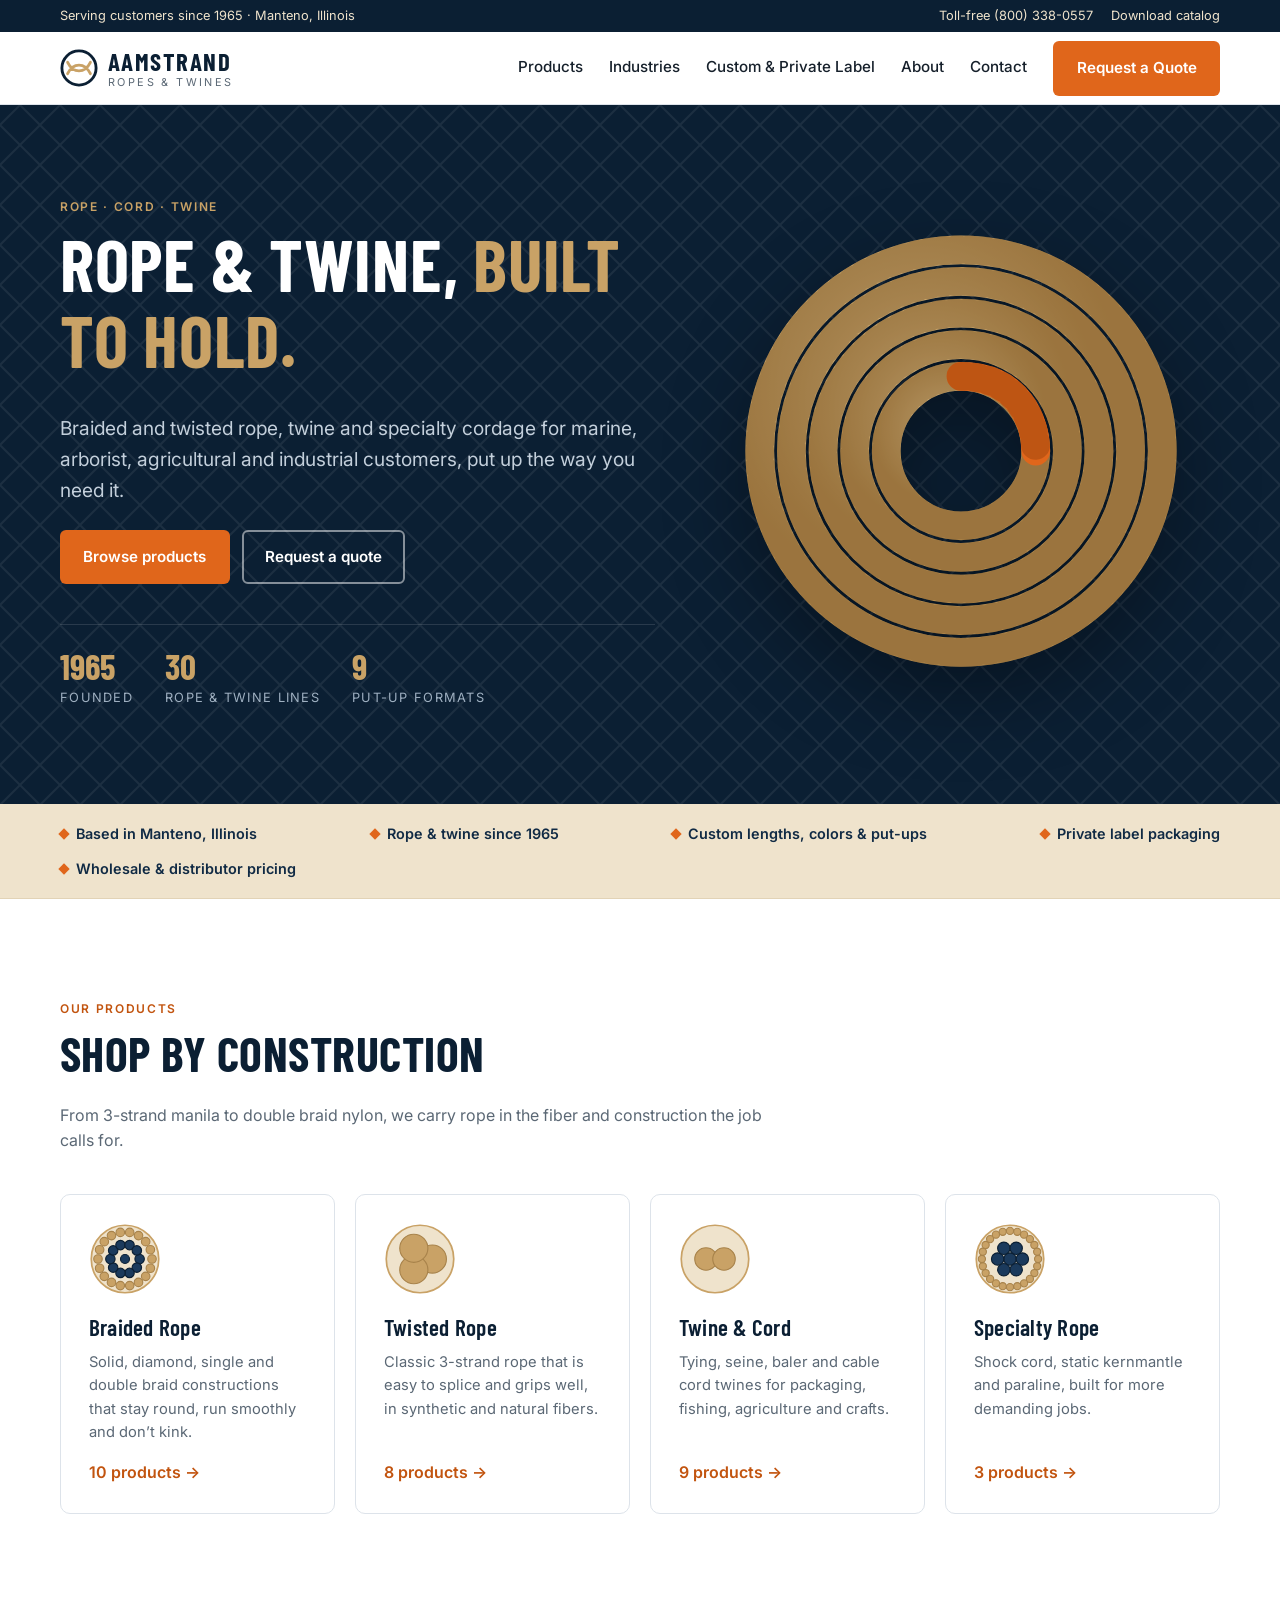
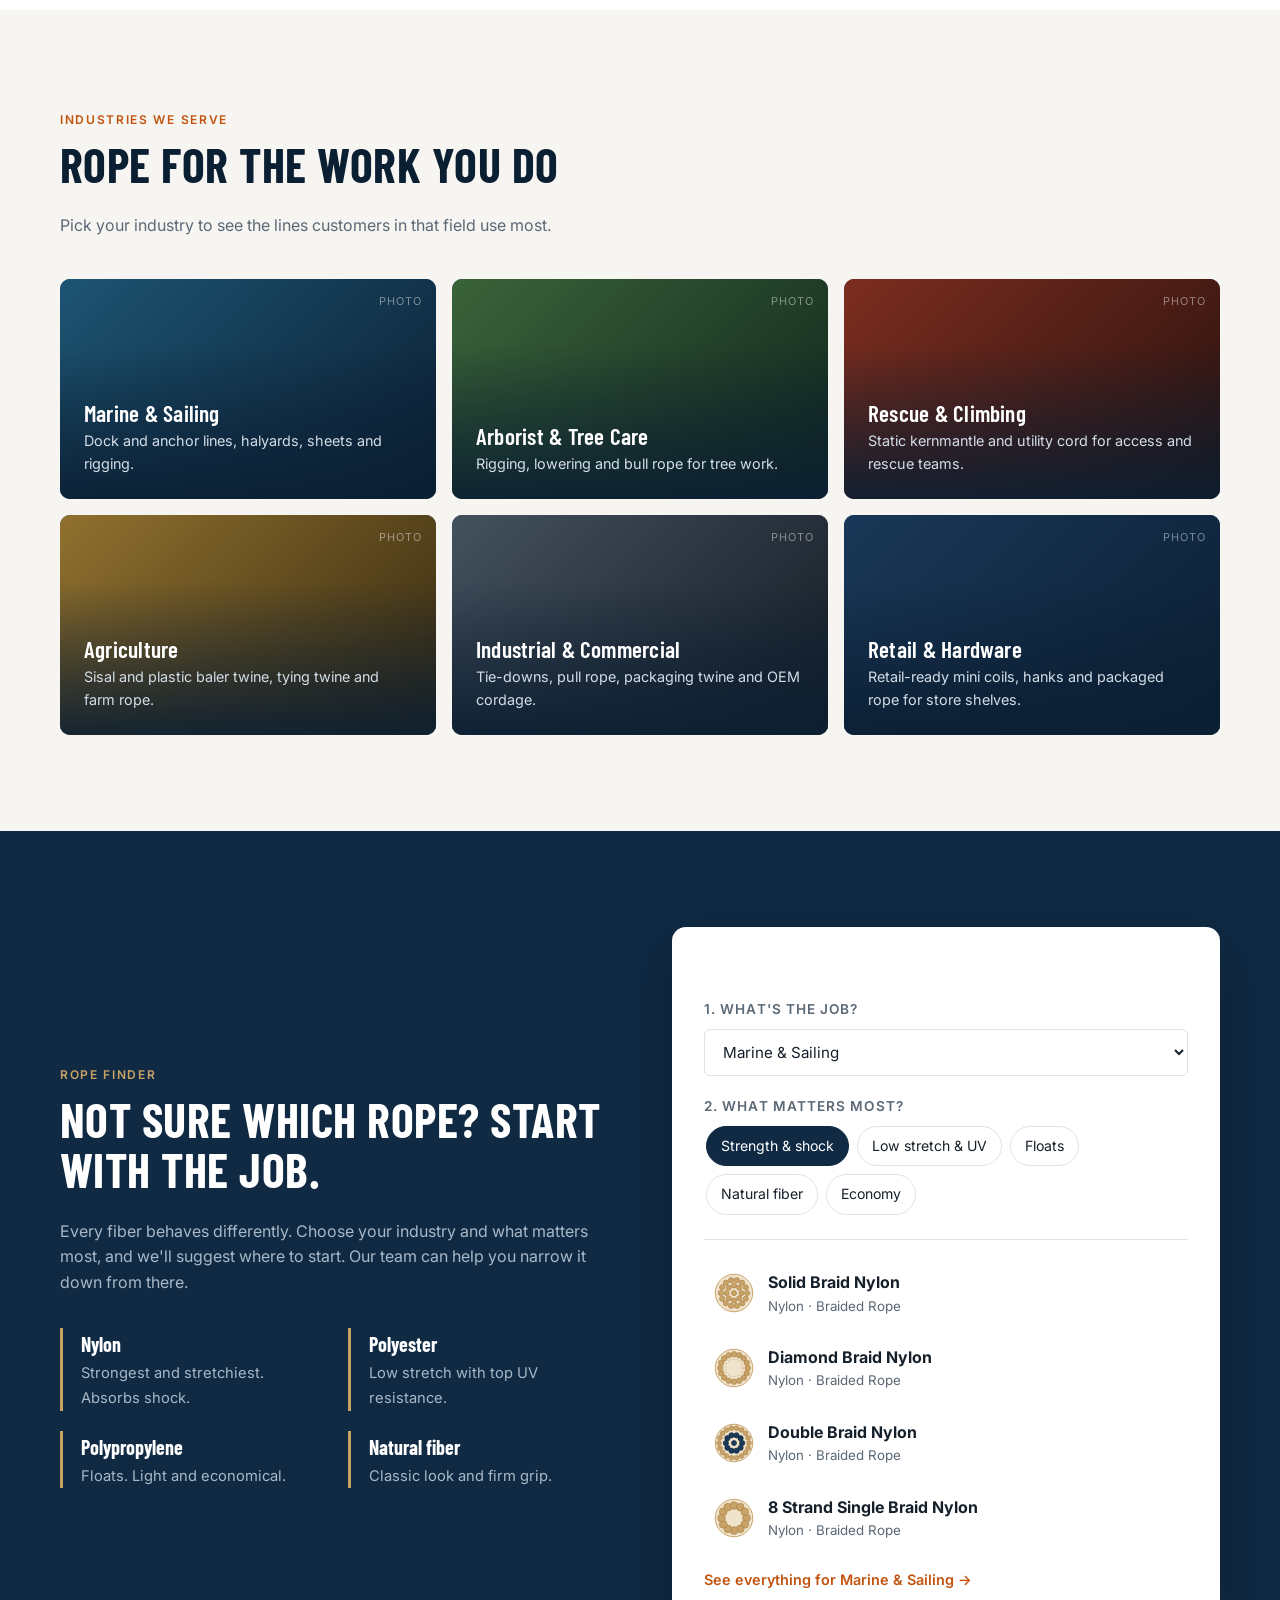
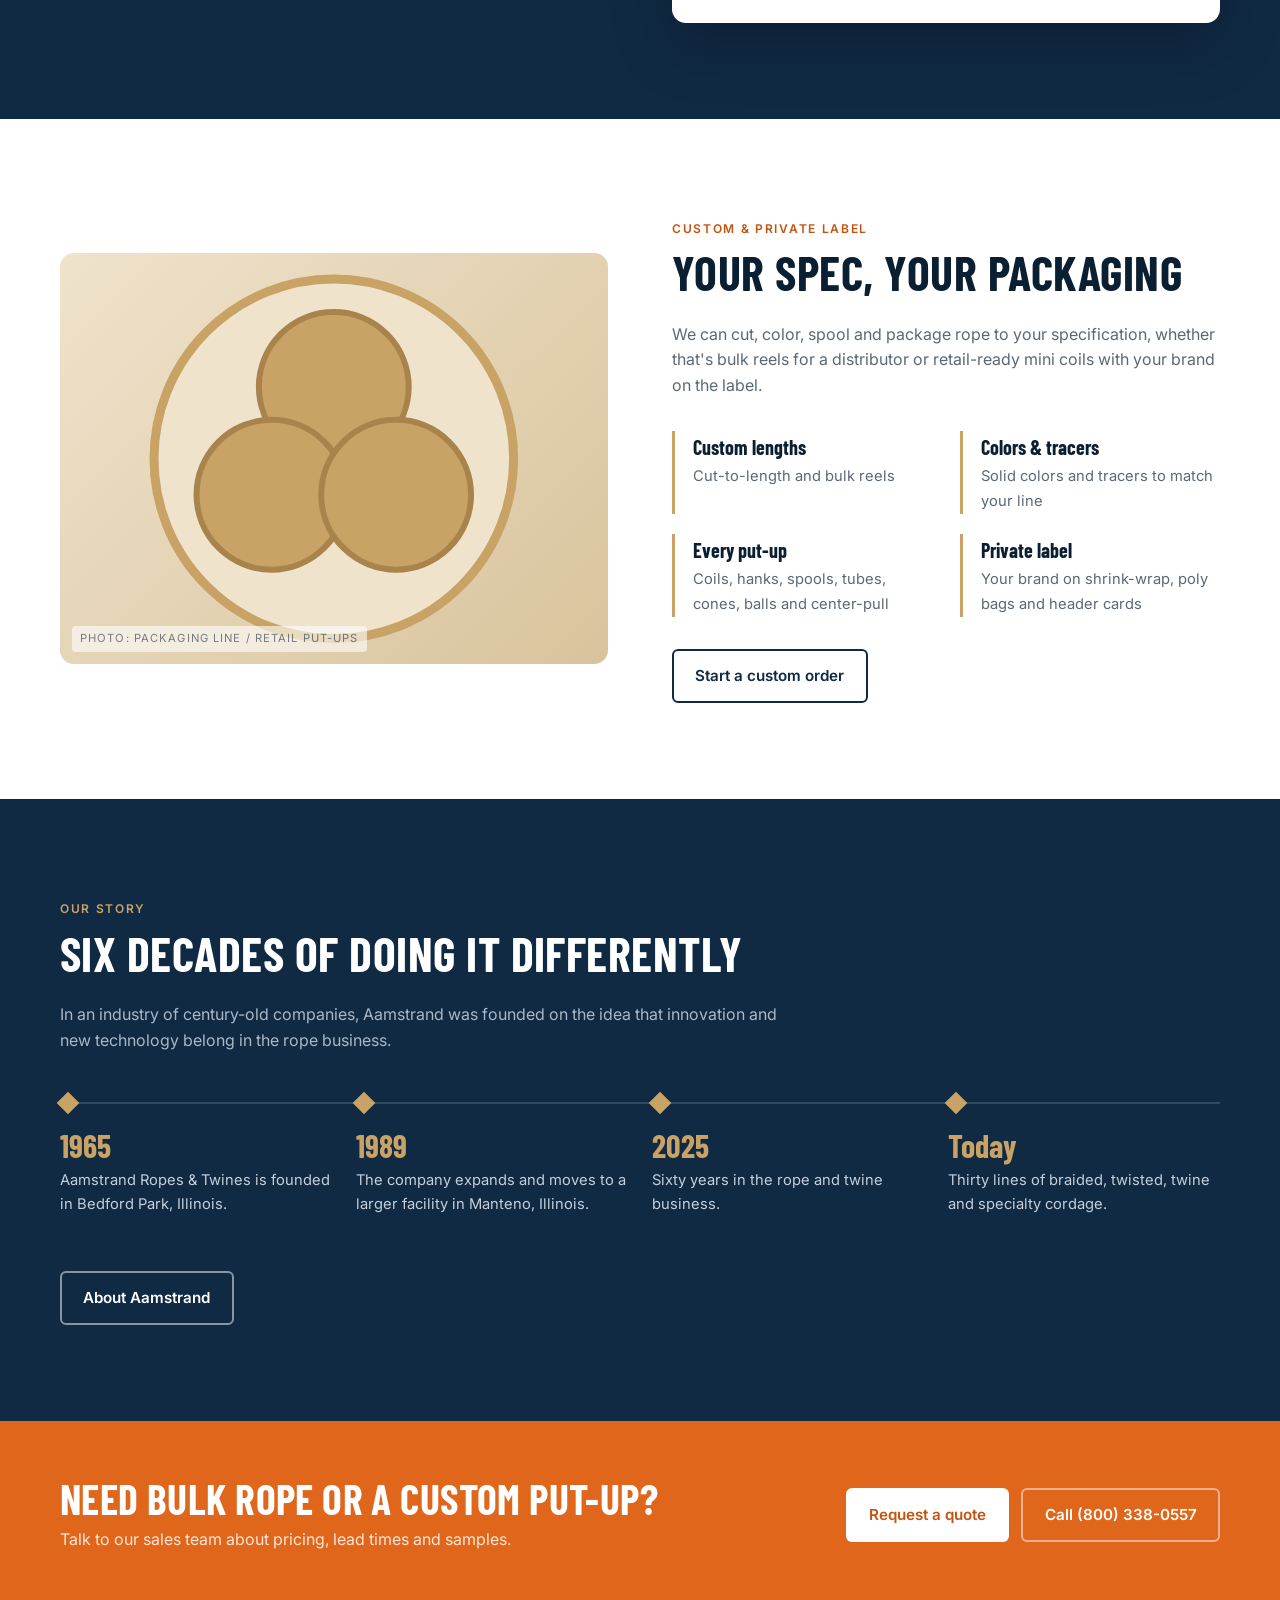
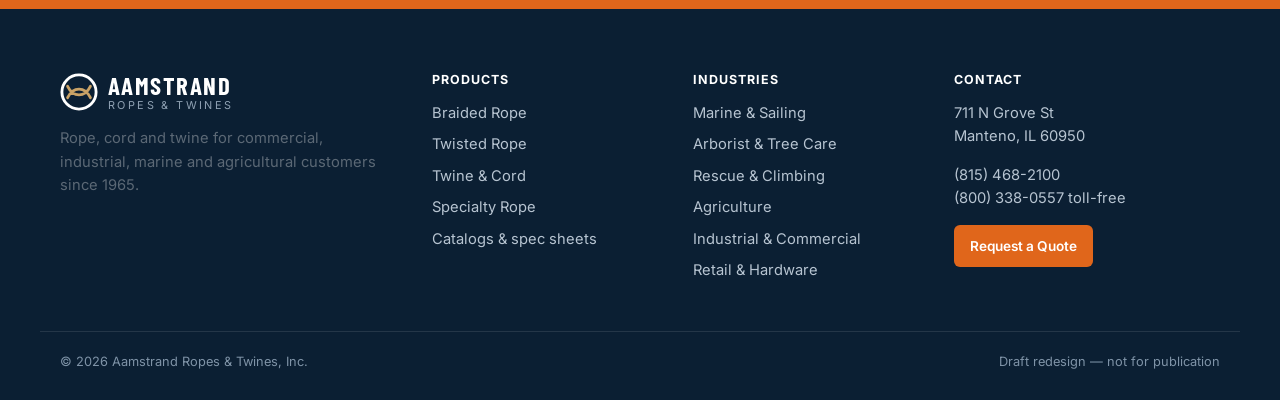
<file: index.html>
<!doctype html>
<html lang="en">
<head>
  <meta charset="utf-8">
  <meta name="viewport" content="width=device-width, initial-scale=1">
  <title>Aamstrand Ropes &amp; Twines | Rope, Cord &amp; Twine Since 1965</title>
  <meta name="description" content="Aamstrand Ropes & Twines has supplied braided rope, twisted rope, twine and specialty cordage since 1965, with custom put-ups and private label packaging.">
  <link rel="preconnect" href="https://fonts.googleapis.com">
  <link rel="preconnect" href="https://fonts.gstatic.com" crossorigin>
  <link href="https://fonts.googleapis.com/css2?family=Barlow+Condensed:wght@500;600;700&family=Inter:wght@400;500;600;700&display=swap" rel="stylesheet">
  <link rel="stylesheet" href="assets/css/styles.css">
</head>
<body data-page="home">
  <a class="skip" href="#main">Skip to content</a>
  <header id="site-header"></header>

  <main id="main">
    <!-- Hero -->
    <section class="hero">
      <div class="wrap">
        <div>
          <span class="eyebrow" style="color:var(--hemp)">Rope · Cord · Twine</span>
          <h1>Rope &amp; twine, <em>built to hold.</em></h1>
          <p class="lead">Braided and twisted rope, twine and specialty cordage for marine, arborist, agricultural and industrial customers, put up the way you need it.</p>
          <div class="btn-row">
            <a class="btn btn-accent" href="products.html">Browse products</a>
            <a class="btn btn-light" href="contact.html#quote">Request a quote</a>
          </div>
          <div class="hero-stats">
            <div><strong>1965</strong><span>Founded</span></div>
            <div><strong>30</strong><span>Rope &amp; twine lines</span></div>
            <div><strong>9</strong><span>Put-up formats</span></div>
          </div>
        </div>
        <!-- Placeholder illustration until product photography is available -->
        <svg class="hero-coil" viewBox="0 0 320 320" aria-hidden="true">
          <defs>
            <radialGradient id="g" cx="40%" cy="35%"><stop offset="0" stop-color="#e7cc98"/><stop offset="1" stop-color="#b48a4d"/></radialGradient>
          </defs>
          <g fill="none" stroke-linecap="round">
            <g stroke="url(#g)" stroke-width="20">
              <circle cx="160" cy="160" r="140"/><circle cx="160" cy="160" r="118"/><circle cx="160" cy="160" r="96"/>
              <circle cx="160" cy="160" r="74"/><circle cx="160" cy="160" r="52"/>
            </g>
            <g stroke="#7d5b2c" stroke-width="20" stroke-dasharray="2.5 7" opacity=".45">
              <circle cx="160" cy="160" r="140"/><circle cx="160" cy="160" r="118"/><circle cx="160" cy="160" r="96"/>
              <circle cx="160" cy="160" r="74"/><circle cx="160" cy="160" r="52"/>
            </g>
            <path d="M160 108 C 200 108, 212 140, 212 160" stroke="#e0661b" stroke-width="20"/>
            <path d="M160 108 C 200 108, 212 140, 212 160" stroke="#9e440c" stroke-width="20" stroke-dasharray="2.5 7" opacity=".5"/>
          </g>
        </svg>
      </div>
    </section>

    <!-- Trust strip -->
    <div class="trust"><div class="wrap"><ul>
      <li>Based in Manteno, Illinois</li>
      <li>Rope &amp; twine since 1965</li>
      <li>Custom lengths, colors &amp; put-ups</li>
      <li>Private label packaging</li>
      <li>Wholesale &amp; distributor pricing</li>
    </ul></div></div>

    <!-- Shop by construction -->
    <section class="section">
      <div class="wrap">
        <div class="section-head">
          <span class="eyebrow">Our products</span>
          <h2>Shop by construction</h2>
          <p class="muted">From 3-strand manila to double braid nylon, we carry rope in the fiber and construction the job calls for.</p>
        </div>
        <div class="cat-grid" id="category-tiles"></div>
      </div>
    </section>

    <!-- Industries -->
    <section class="section section-alt" id="industries">
      <div class="wrap">
        <div class="section-head">
          <span class="eyebrow">Industries we serve</span>
          <h2>Rope for the work you do</h2>
          <p class="muted">Pick your industry to see the lines customers in that field use most.</p>
        </div>
        <div class="industry-grid">
          <a class="industry" href="products.html?use=marine" style="--bg:linear-gradient(135deg,#1f5a7a,#0b1f33)"><span class="ph">Photo</span>
            <h3>Marine &amp; Sailing</h3><p>Dock and anchor lines, halyards, sheets and rigging.</p></a>
          <a class="industry" href="products.html?use=arborist" style="--bg:linear-gradient(135deg,#3f6b3a,#12261a)"><span class="ph">Photo</span>
            <h3>Arborist &amp; Tree Care</h3><p>Rigging, lowering and bull rope for tree work.</p></a>
          <a class="industry" href="products.html?use=rescue" style="--bg:linear-gradient(135deg,#8a2f1d,#2a0f0a)"><span class="ph">Photo</span>
            <h3>Rescue &amp; Climbing</h3><p>Static kernmantle and utility cord for access and rescue teams.</p></a>
          <a class="industry" href="products.html?use=agriculture" style="--bg:linear-gradient(135deg,#a07a2e,#3a2a0c)"><span class="ph">Photo</span>
            <h3>Agriculture</h3><p>Sisal and plastic baler twine, tying twine and farm rope.</p></a>
          <a class="industry" href="products.html?use=industrial" style="--bg:linear-gradient(135deg,#4a5663,#151b22)"><span class="ph">Photo</span>
            <h3>Industrial &amp; Commercial</h3><p>Tie-downs, pull rope, packaging twine and OEM cordage.</p></a>
          <a class="industry" href="products.html?use=retail" style="--bg:linear-gradient(135deg,#1b3a5c,#0b1f33)"><span class="ph">Photo</span>
            <h3>Retail &amp; Hardware</h3><p>Retail-ready mini coils, hanks and packaged rope for store shelves.</p></a>
        </div>
      </div>
    </section>

    <!-- Rope finder -->
    <section class="section section-dark">
      <div class="wrap split">
        <div>
          <span class="eyebrow" style="color:var(--hemp)">Rope finder</span>
          <h2>Not sure which rope? Start with the job.</h2>
          <p class="muted">Every fiber behaves differently. Choose your industry and what matters most, and we'll suggest where to start. Our team can help you narrow it down from there.</p>
          <ul class="cap-list" style="margin-top:2rem">
            <li><strong style="color:#fff">Nylon</strong><span style="color:#a9b8c7">Strongest and stretchiest. Absorbs shock.</span></li>
            <li><strong style="color:#fff">Polyester</strong><span style="color:#a9b8c7">Low stretch with top UV resistance.</span></li>
            <li><strong style="color:#fff">Polypropylene</strong><span style="color:#a9b8c7">Floats. Light and economical.</span></li>
            <li><strong style="color:#fff">Natural fiber</strong><span style="color:#a9b8c7">Classic look and firm grip.</span></li>
          </ul>
        </div>
        <form class="finder" id="finder" onsubmit="return false">
          <h3>Find your rope</h3>
          <label class="q" for="finder-use">1. What's the job?</label>
          <select id="finder-use"></select>
          <span class="q">2. What matters most?</span>
          <fieldset class="chips">
            <legend class="skip">What matters most?</legend>
            <input type="radio" name="priority" id="p1" value="shock" checked><label for="p1">Strength &amp; shock</label>
            <input type="radio" name="priority" id="p2" value="lowstretch"><label for="p2">Low stretch &amp; UV</label>
            <input type="radio" name="priority" id="p3" value="floats"><label for="p3">Floats</label>
            <input type="radio" name="priority" id="p4" value="natural"><label for="p4">Natural fiber</label>
            <input type="radio" name="priority" id="p5" value="budget"><label for="p5">Economy</label>
          </fieldset>
          <div class="finder-results" id="finder-results" aria-live="polite"></div>
        </form>
      </div>
    </section>

    <!-- Custom & private label -->
    <section class="section" id="custom">
      <div class="wrap split">
        <div class="photo-block">
          <svg viewBox="0 0 64 64" class="rope-icon" aria-hidden="true"><circle class="o" cx="32" cy="32" r="30"/><circle class="f" cx="32" cy="20" r="12.5"/><circle class="f" cx="21.6" cy="38" r="12.5"/><circle class="f" cx="42.4" cy="38" r="12.5"/></svg>
          <span class="photo-note">Photo: packaging line / retail put-ups</span>
        </div>
        <div>
          <span class="eyebrow">Custom &amp; private label</span>
          <h2>Your spec, your packaging</h2>
          <p class="muted">We can cut, color, spool and package rope to your specification, whether that's bulk reels for a distributor or retail-ready mini coils with your brand on the label.</p>
          <ul class="cap-list" style="margin:2rem 0">
            <li><strong>Custom lengths</strong><span>Cut-to-length and bulk reels</span></li>
            <li><strong>Colors &amp; tracers</strong><span>Solid colors and tracers to match your line</span></li>
            <li><strong>Every put-up</strong><span>Coils, hanks, spools, tubes, cones, balls and center-pull</span></li>
            <li><strong>Private label</strong><span>Your brand on shrink-wrap, poly bags and header cards</span></li>
          </ul>
          <a class="btn btn-ghost" href="contact.html?product=custom#quote">Start a custom order</a>
        </div>
      </div>
    </section>

    <!-- Heritage -->
    <section class="section section-dark">
      <div class="wrap">
        <div class="section-head">
          <span class="eyebrow" style="color:var(--hemp)">Our story</span>
          <h2>Six decades of doing it differently</h2>
          <p class="muted">In an industry of century-old companies, Aamstrand was founded on the idea that innovation and new technology belong in the rope business.</p>
        </div>
        <div class="timeline">
          <div><strong>1965</strong><p>Aamstrand Ropes &amp; Twines is founded in Bedford Park, Illinois.</p></div>
          <div><strong>1989</strong><p>The company expands and moves to a larger facility in Manteno, Illinois.</p></div>
          <div><strong>2025</strong><p>Sixty years in the rope and twine business.</p></div>
          <div><strong>Today</strong><p>Thirty lines of braided, twisted, twine and specialty cordage.</p></div>
        </div>
        <div class="btn-row" style="margin-top:2.5rem"><a class="btn btn-light" href="about.html">About Aamstrand</a></div>
      </div>
    </section>

    <!-- CTA -->
    <section class="cta-band">
      <div class="wrap">
        <div>
          <h2>Need bulk rope or a custom put-up?</h2>
          <p>Talk to our sales team about pricing, lead times and samples.</p>
        </div>
        <div class="btn-row" style="margin:0">
          <a class="btn btn-white" href="contact.html#quote">Request a quote</a>
          <a class="btn btn-light" href="tel:18003380557">Call (800) 338-0557</a>
        </div>
      </div>
    </section>
  </main>

  <footer id="site-footer"></footer>
  <script src="assets/js/products.js"></script>
  <script src="assets/js/main.js"></script>
</body>
</html>
</file>
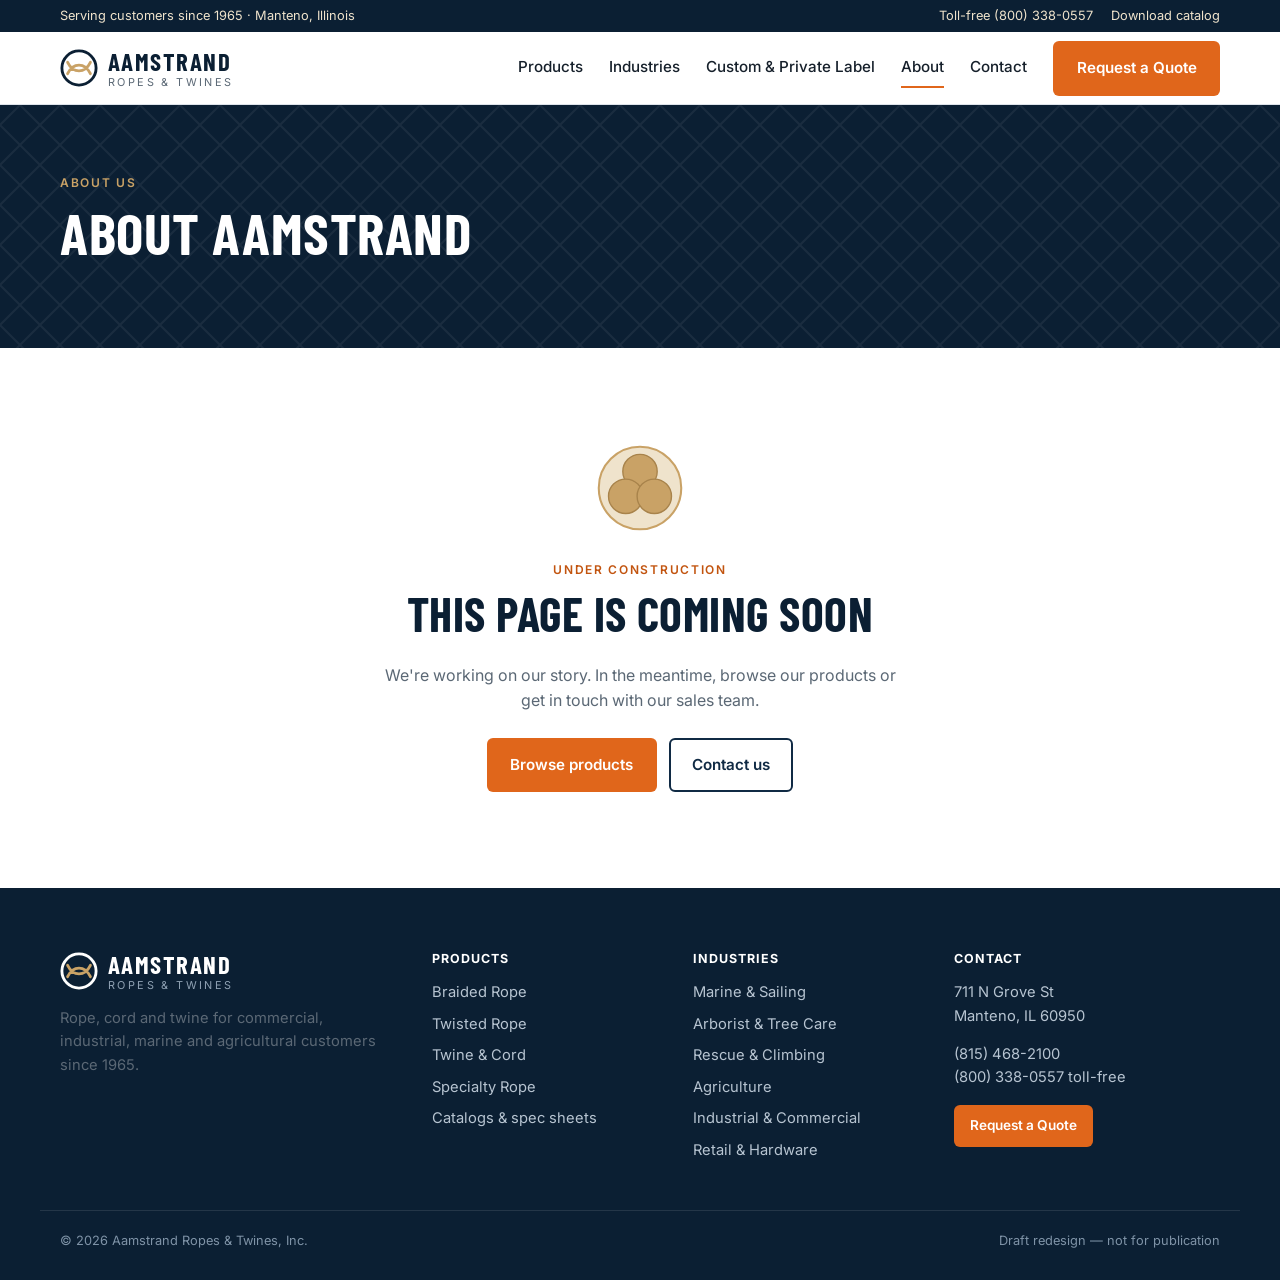
<file: about.html>
<!doctype html>
<html lang="en">
<head>
  <meta charset="utf-8">
  <meta name="viewport" content="width=device-width, initial-scale=1">
  <title>About | Aamstrand Ropes &amp; Twines</title>
  <meta name="description" content="About Aamstrand Ropes & Twines. This page is under construction.">
  <link rel="preconnect" href="https://fonts.googleapis.com">
  <link rel="preconnect" href="https://fonts.gstatic.com" crossorigin>
  <link href="https://fonts.googleapis.com/css2?family=Barlow+Condensed:wght@500;600;700&family=Inter:wght@400;500;600;700&display=swap" rel="stylesheet">
  <link rel="stylesheet" href="assets/css/styles.css">
</head>
<body data-page="about">
  <a class="skip" href="#main">Skip to content</a>
  <header id="site-header"></header>

  <main id="main">
    <section class="page-head"><div class="wrap">
      <span class="eyebrow" style="color:var(--hemp)">About us</span>
      <h1>About Aamstrand</h1>
    </div></section>

    <section class="section">
      <div class="wrap construction">
        <svg viewBox="0 0 64 64" class="rope-icon" aria-hidden="true"><circle class="o" cx="32" cy="32" r="30"/><circle class="f" cx="32" cy="20" r="12.5"/><circle class="f" cx="21.6" cy="38" r="12.5"/><circle class="f" cx="42.4" cy="38" r="12.5"/></svg>
        <span class="eyebrow">Under construction</span>
        <h2>This page is coming soon</h2>
        <p class="muted">We're working on our story. In the meantime, browse our products or get in touch with our sales team.</p>
        <div class="btn-row">
          <a class="btn btn-accent" href="products.html">Browse products</a>
          <a class="btn btn-ghost" href="contact.html">Contact us</a>
        </div>
      </div>
    </section>
  </main>

  <footer id="site-footer"></footer>
  <script src="assets/js/products.js"></script>
  <script src="assets/js/main.js"></script>
</body>
</html>
</file>
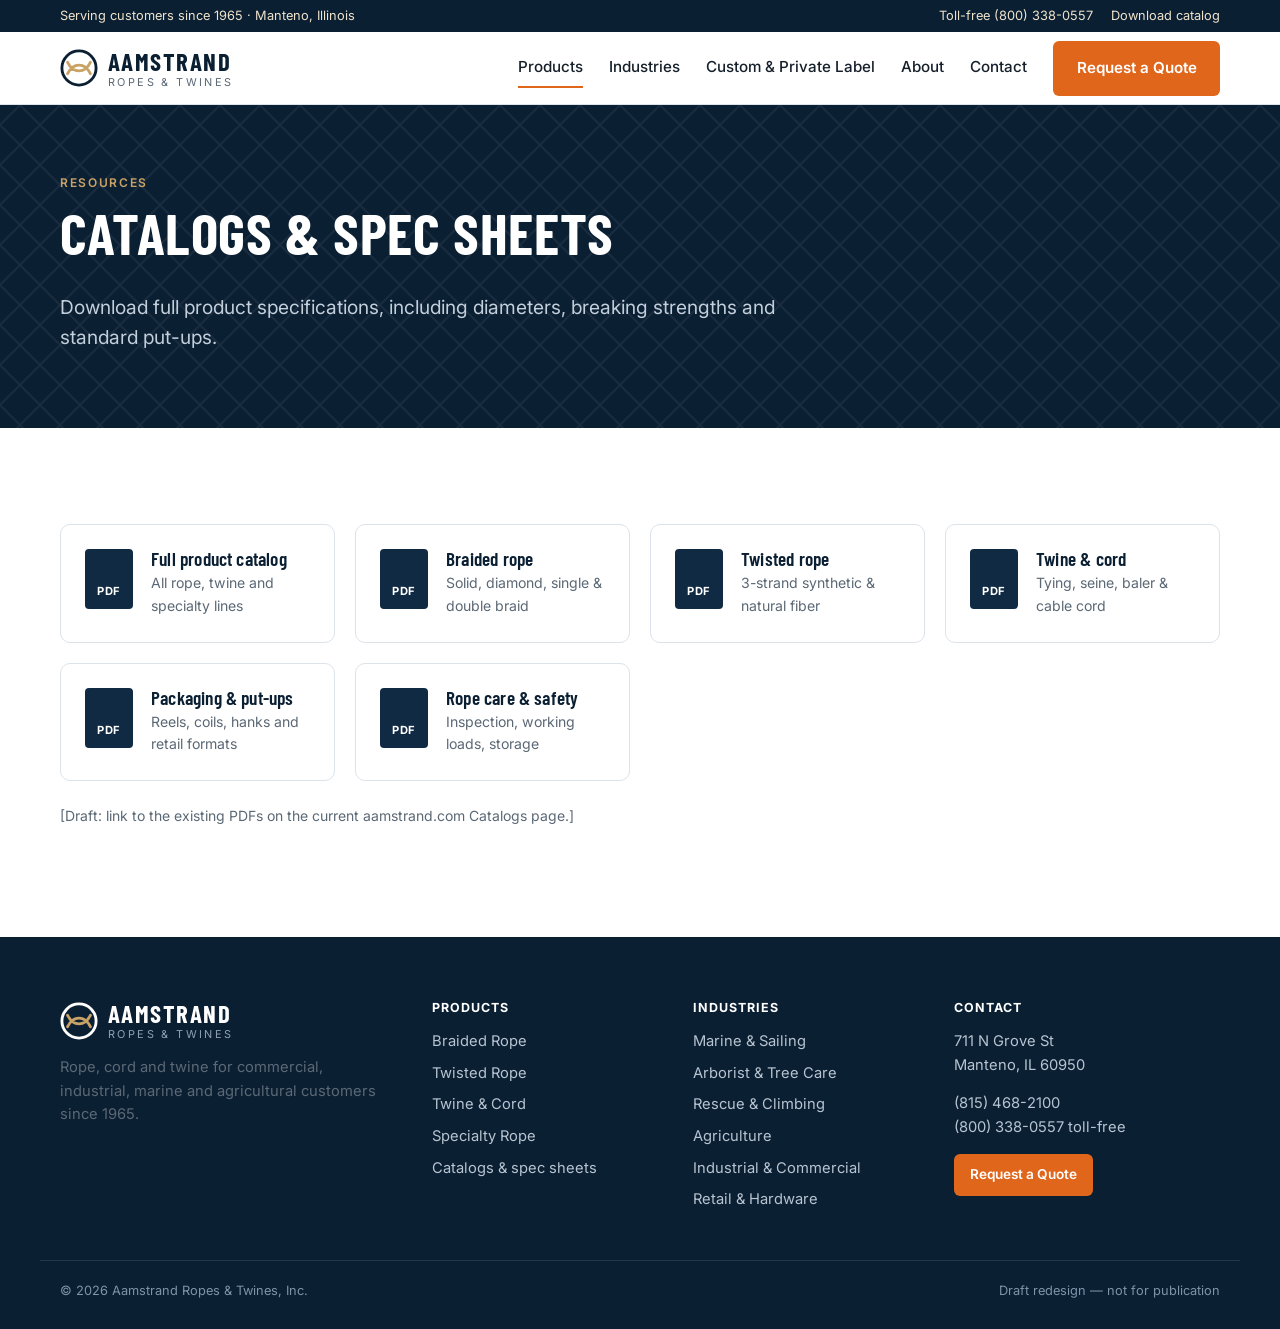
<file: catalogs.html>
<!doctype html>
<html lang="en">
<head>
  <meta charset="utf-8">
  <meta name="viewport" content="width=device-width, initial-scale=1">
  <title>Catalogs &amp; Spec Sheets | Aamstrand Ropes &amp; Twines</title>
  <meta name="description" content="Download Aamstrand product catalogs and specification sheets.">
  <link rel="preconnect" href="https://fonts.googleapis.com">
  <link rel="preconnect" href="https://fonts.gstatic.com" crossorigin>
  <link href="https://fonts.googleapis.com/css2?family=Barlow+Condensed:wght@500;600;700&family=Inter:wght@400;500;600;700&display=swap" rel="stylesheet">
  <link rel="stylesheet" href="assets/css/styles.css">
</head>
<body data-page="products">
  <a class="skip" href="#main">Skip to content</a>
  <header id="site-header"></header>

  <main id="main">
    <section class="page-head"><div class="wrap">
      <span class="eyebrow" style="color:var(--hemp)">Resources</span>
      <h1>Catalogs &amp; spec sheets</h1>
      <p class="lead">Download full product specifications, including diameters, breaking strengths and standard put-ups.</p>
    </div></section>
    <section class="section">
      <div class="wrap">
        <div class="dl-grid">
          <a class="dl" href="#"><span class="pdf">PDF</span><div><h3>Full product catalog</h3><p>All rope, twine and specialty lines</p></div></a>
          <a class="dl" href="#"><span class="pdf">PDF</span><div><h3>Braided rope</h3><p>Solid, diamond, single &amp; double braid</p></div></a>
          <a class="dl" href="#"><span class="pdf">PDF</span><div><h3>Twisted rope</h3><p>3-strand synthetic &amp; natural fiber</p></div></a>
          <a class="dl" href="#"><span class="pdf">PDF</span><div><h3>Twine &amp; cord</h3><p>Tying, seine, baler &amp; cable cord</p></div></a>
          <a class="dl" href="#"><span class="pdf">PDF</span><div><h3>Packaging &amp; put-ups</h3><p>Reels, coils, hanks and retail formats</p></div></a>
          <a class="dl" href="#"><span class="pdf">PDF</span><div><h3>Rope care &amp; safety</h3><p>Inspection, working loads, storage</p></div></a>
        </div>
        <p class="muted small" style="margin-top:24px">[Draft: link to the existing PDFs on the current aamstrand.com Catalogs page.]</p>
      </div>
    </section>
  </main>

  <footer id="site-footer"></footer>
  <script src="assets/js/products.js"></script>
  <script src="assets/js/main.js"></script>
</body>
</html>
</file>
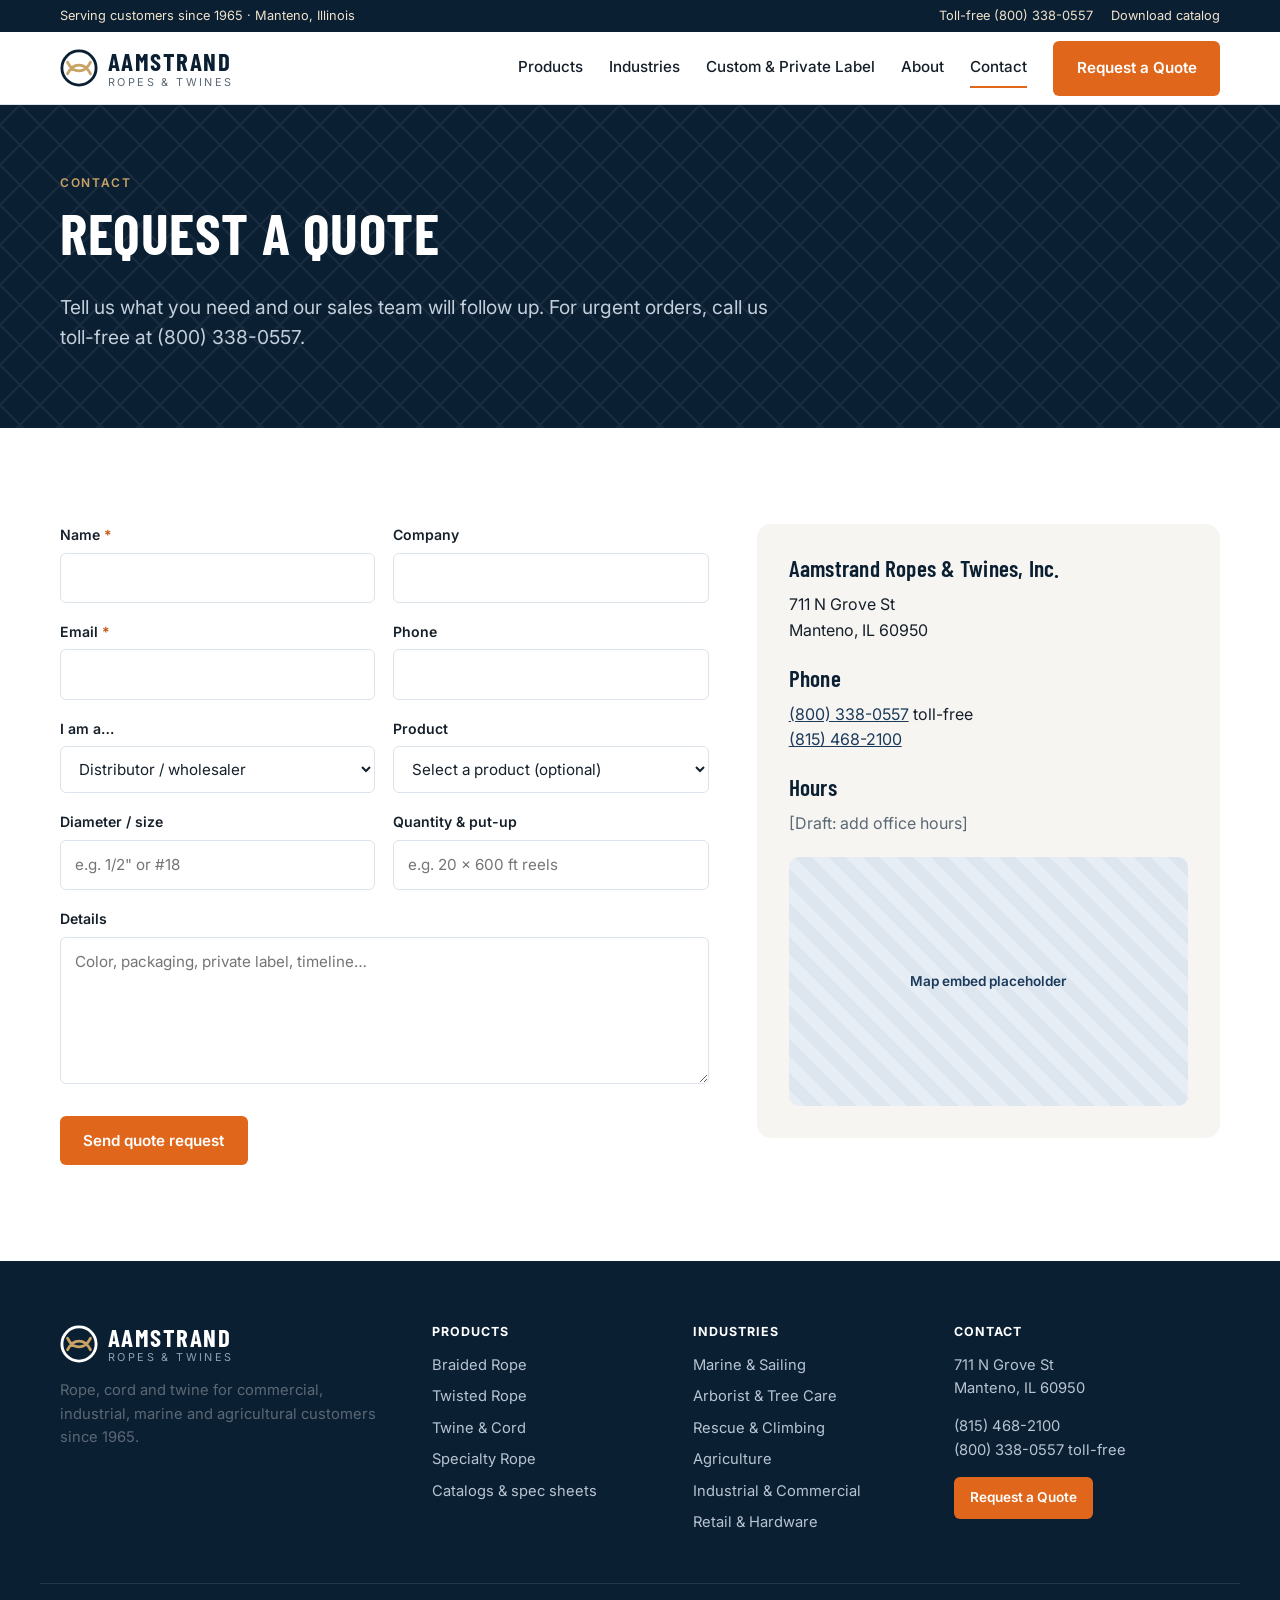
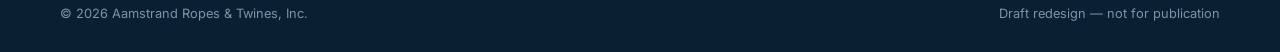
<file: contact.html>
<!doctype html>
<html lang="en">
<head>
  <meta charset="utf-8">
  <meta name="viewport" content="width=device-width, initial-scale=1">
  <title>Contact &amp; Request a Quote | Aamstrand Ropes &amp; Twines</title>
  <meta name="description" content="Contact Aamstrand Ropes & Twines in Manteno, IL. Request a quote on rope, twine, custom put-ups and private label.">
  <link rel="preconnect" href="https://fonts.googleapis.com">
  <link rel="preconnect" href="https://fonts.gstatic.com" crossorigin>
  <link href="https://fonts.googleapis.com/css2?family=Barlow+Condensed:wght@500;600;700&family=Inter:wght@400;500;600;700&display=swap" rel="stylesheet">
  <link rel="stylesheet" href="assets/css/styles.css">
</head>
<body data-page="contact">
  <a class="skip" href="#main">Skip to content</a>
  <header id="site-header"></header>

  <main id="main">
    <section class="page-head"><div class="wrap">
      <span class="eyebrow" style="color:var(--hemp)">Contact</span>
      <h1>Request a quote</h1>
      <p class="lead">Tell us what you need and our sales team will follow up. For urgent orders, call us toll-free at (800) 338-0557.</p>
    </div></section>

    <section class="section" id="quote">
      <div class="wrap contact-grid">
        <form id="quote-form" novalidate>
          <div class="form-grid">
            <div class="field"><label for="q-name">Name <span class="req">*</span></label><input id="q-name" name="name" type="text" autocomplete="name" required></div>
            <div class="field"><label for="q-company">Company</label><input id="q-company" name="company" type="text" autocomplete="organization"></div>
            <div class="field"><label for="q-email">Email <span class="req">*</span></label><input id="q-email" name="email" type="email" autocomplete="email" required></div>
            <div class="field"><label for="q-phone">Phone</label><input id="q-phone" name="phone" type="tel" autocomplete="tel"></div>
            <div class="field"><label for="q-type">I am a…</label>
              <select id="q-type" name="customer_type"><option>Distributor / wholesaler</option><option>Retailer</option><option>Manufacturer / OEM</option><option>End user / business</option><option>Other</option></select></div>
            <div class="field"><label for="q-product">Product</label><select id="q-product" name="product"></select></div>
            <div class="field"><label for="q-size">Diameter / size</label><input id="q-size" name="size" type="text" placeholder="e.g. 1/2&quot; or #18"></div>
            <div class="field"><label for="q-qty">Quantity &amp; put-up</label><input id="q-qty" name="quantity" type="text" placeholder="e.g. 20 x 600 ft reels"></div>
            <div class="field full"><label for="q-msg">Details</label><textarea id="q-msg" name="details" rows="5" placeholder="Color, packaging, private label, timeline…"></textarea></div>
          </div>
          <div class="btn-row"><button class="btn btn-accent" type="submit">Send quote request</button></div>
          <p class="notice" id="quote-thanks" hidden>Thanks! Your email app should open with your request filled in. If it doesn't, email us or call (800) 338-0557.</p>
        </form>

        <aside class="contact-card">
          <h3>Aamstrand Ropes &amp; Twines, Inc.</h3>
          <address>711 N Grove St<br>Manteno, IL 60950</address>
          <h3>Phone</h3>
          <p><a href="tel:18003380557">(800) 338-0557</a> toll-free<br><a href="tel:18154682100">(815) 468-2100</a></p>
          <h3>Hours</h3>
          <p class="muted">[Draft: add office hours]</p>
          <div class="map-ph">Map embed placeholder</div>
        </aside>
      </div>
    </section>
  </main>

  <footer id="site-footer"></footer>
  <script src="assets/js/products.js"></script>
  <script src="assets/js/main.js"></script>
</body>
</html>
</file>
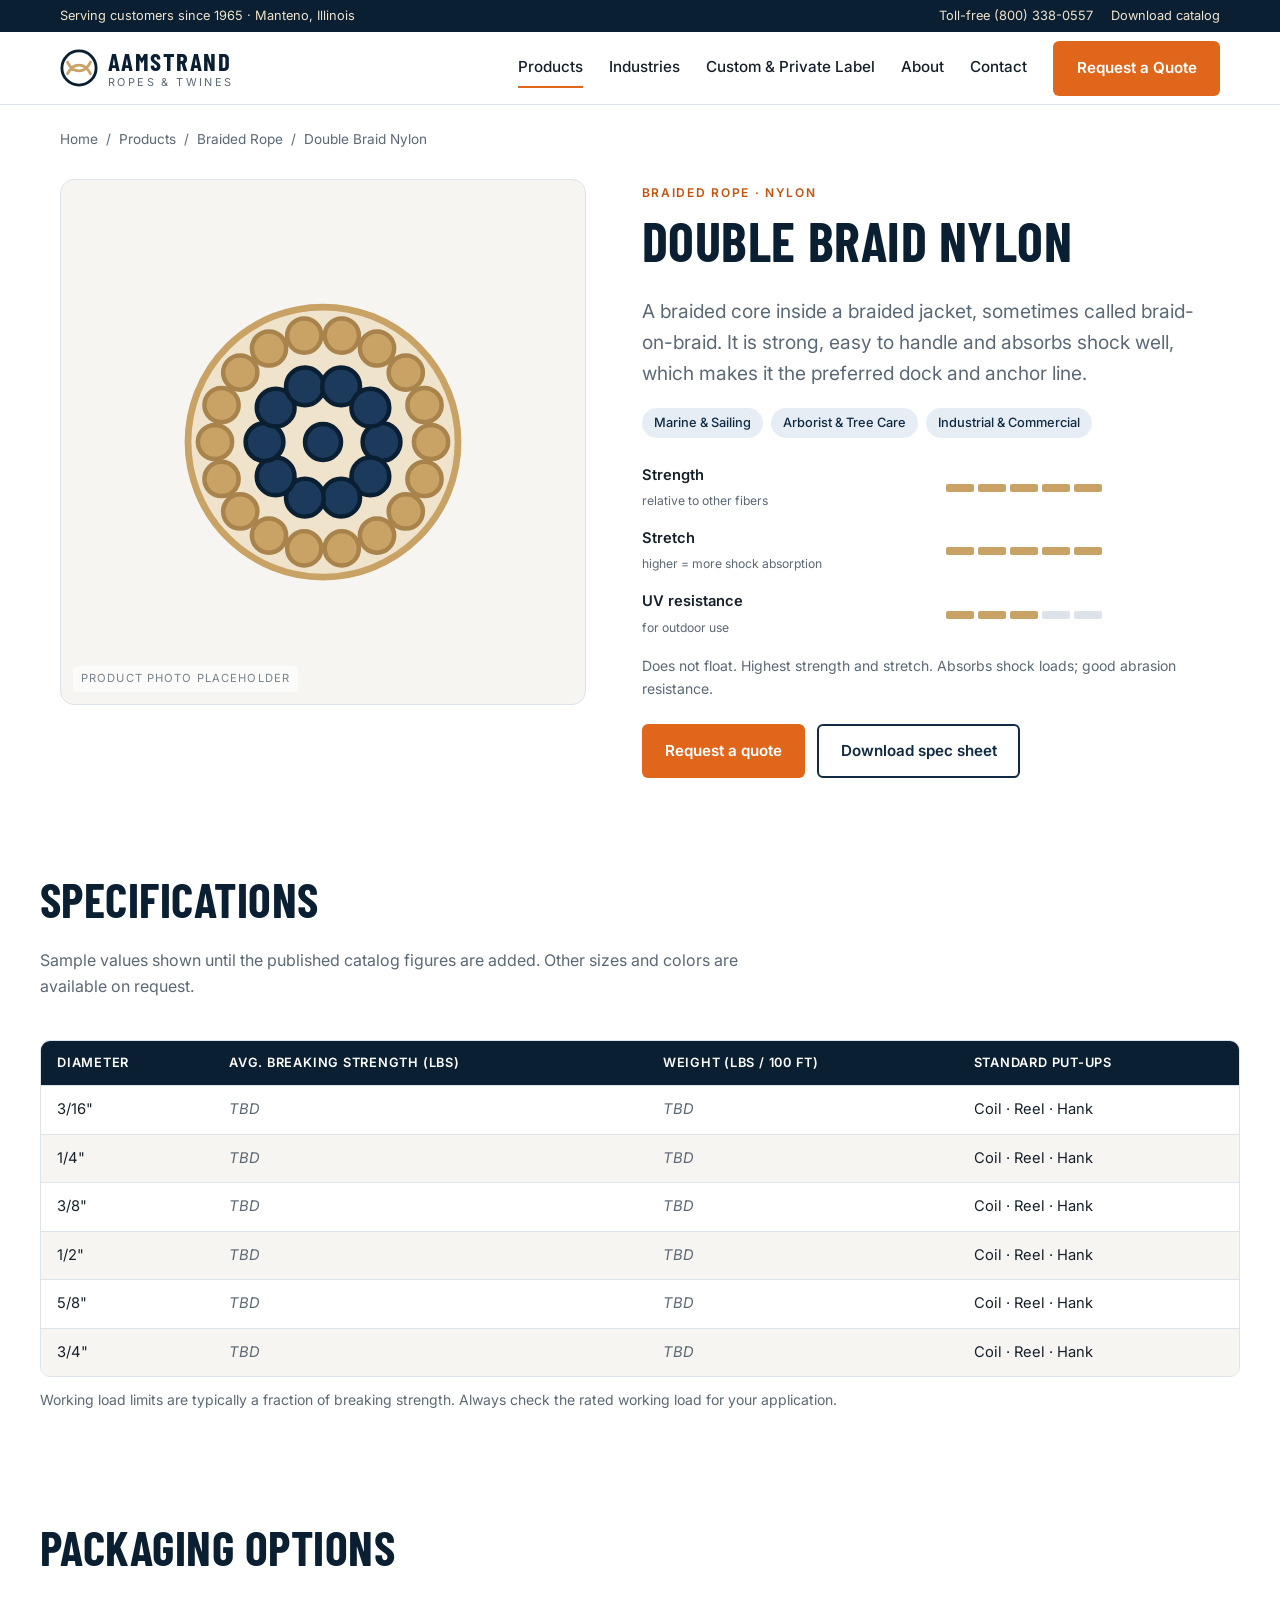
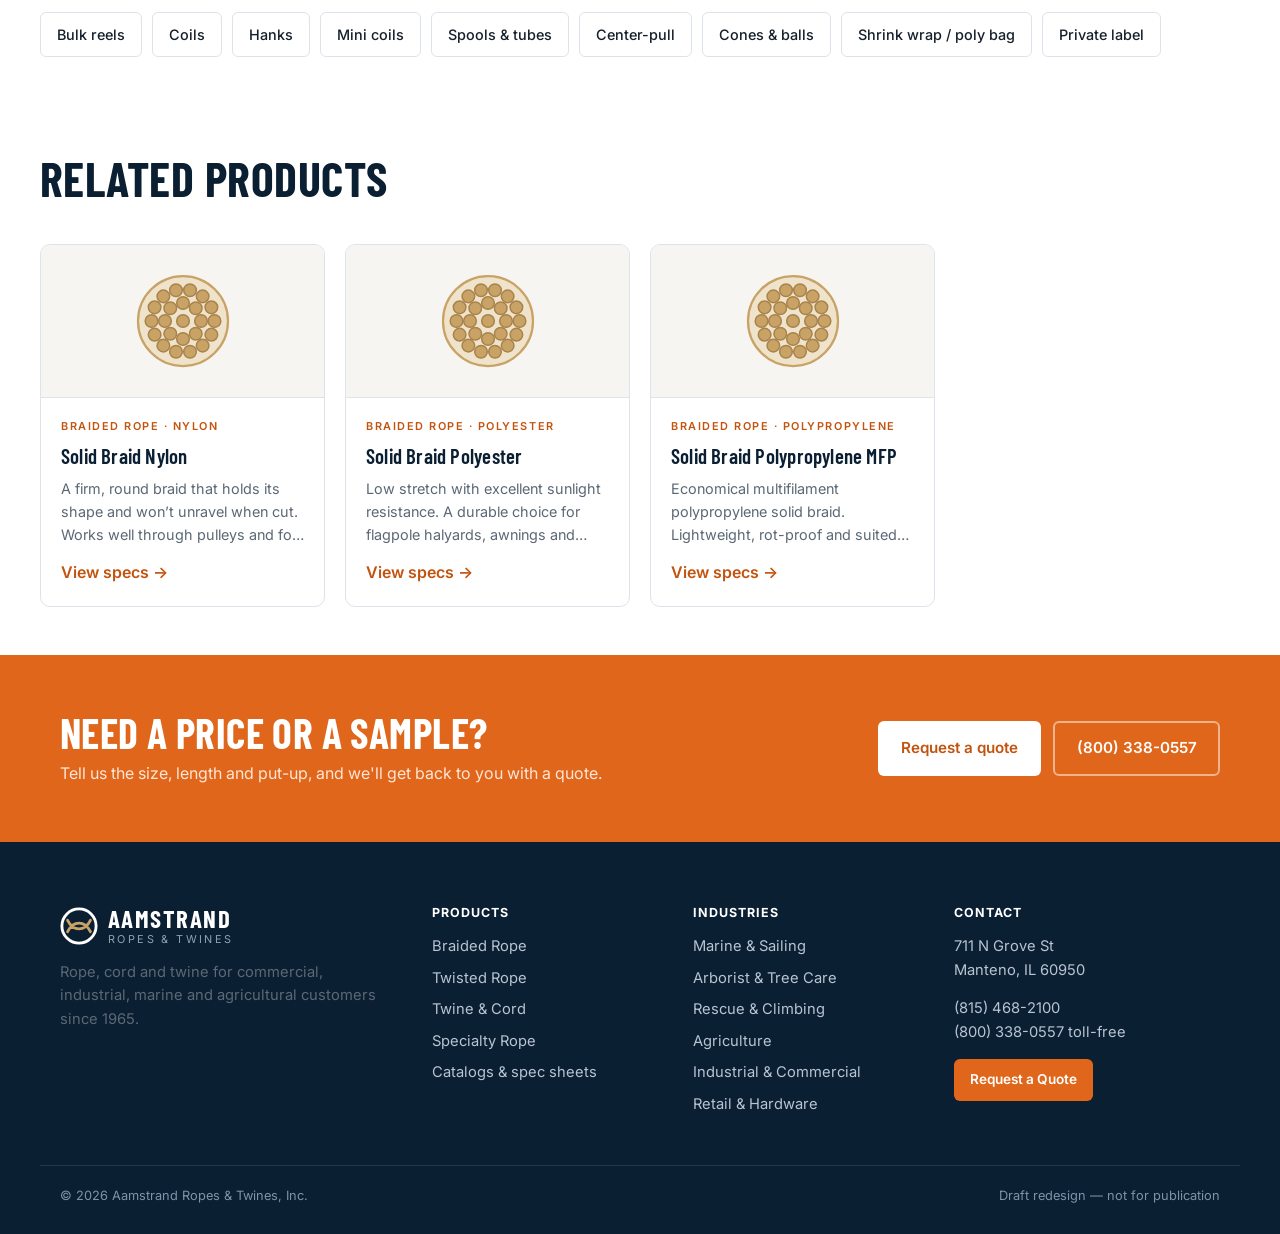
<file: product.html>
<!doctype html>
<html lang="en">
<head>
  <meta charset="utf-8">
  <meta name="viewport" content="width=device-width, initial-scale=1">
  <title>Product | Aamstrand Ropes &amp; Twines</title>
  <meta name="description" content="Aamstrand rope and twine product specifications, materials and packaging options.">
  <link rel="preconnect" href="https://fonts.googleapis.com">
  <link rel="preconnect" href="https://fonts.gstatic.com" crossorigin>
  <link href="https://fonts.googleapis.com/css2?family=Barlow+Condensed:wght@500;600;700&family=Inter:wght@400;500;600;700&display=swap" rel="stylesheet">
  <link rel="stylesheet" href="assets/css/styles.css">
</head>
<body data-page="products">
  <a class="skip" href="#main">Skip to content</a>
  <header id="site-header"></header>

  <main id="main"><div id="product"></div>
    <section class="cta-band"><div class="wrap">
      <div><h2>Need a price or a sample?</h2><p>Tell us the size, length and put-up, and we'll get back to you with a quote.</p></div>
      <div class="btn-row" style="margin:0"><a class="btn btn-white" href="contact.html#quote">Request a quote</a><a class="btn btn-light" href="tel:18003380557">(800) 338-0557</a></div>
    </div></section>
  </main>

  <footer id="site-footer"></footer>
  <script src="assets/js/products.js"></script>
  <script src="assets/js/main.js"></script>
</body>
</html>
</file>
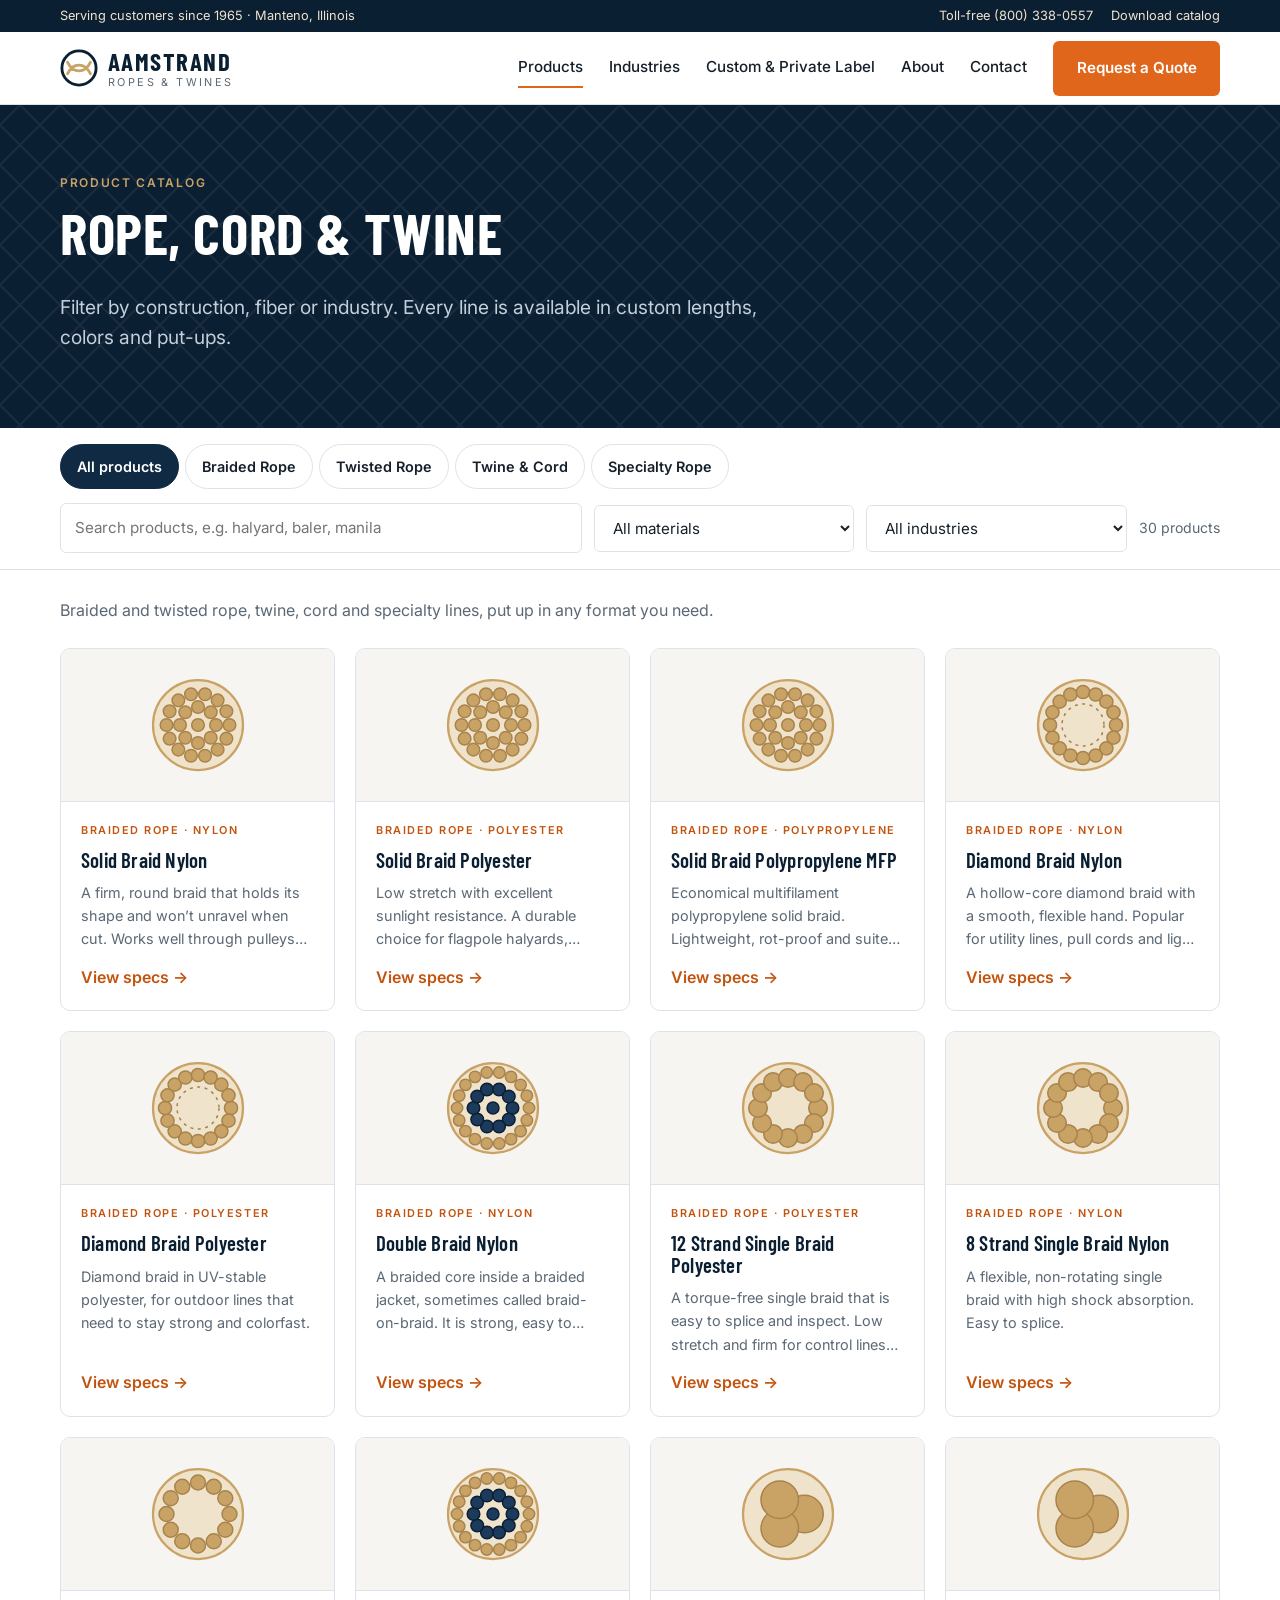
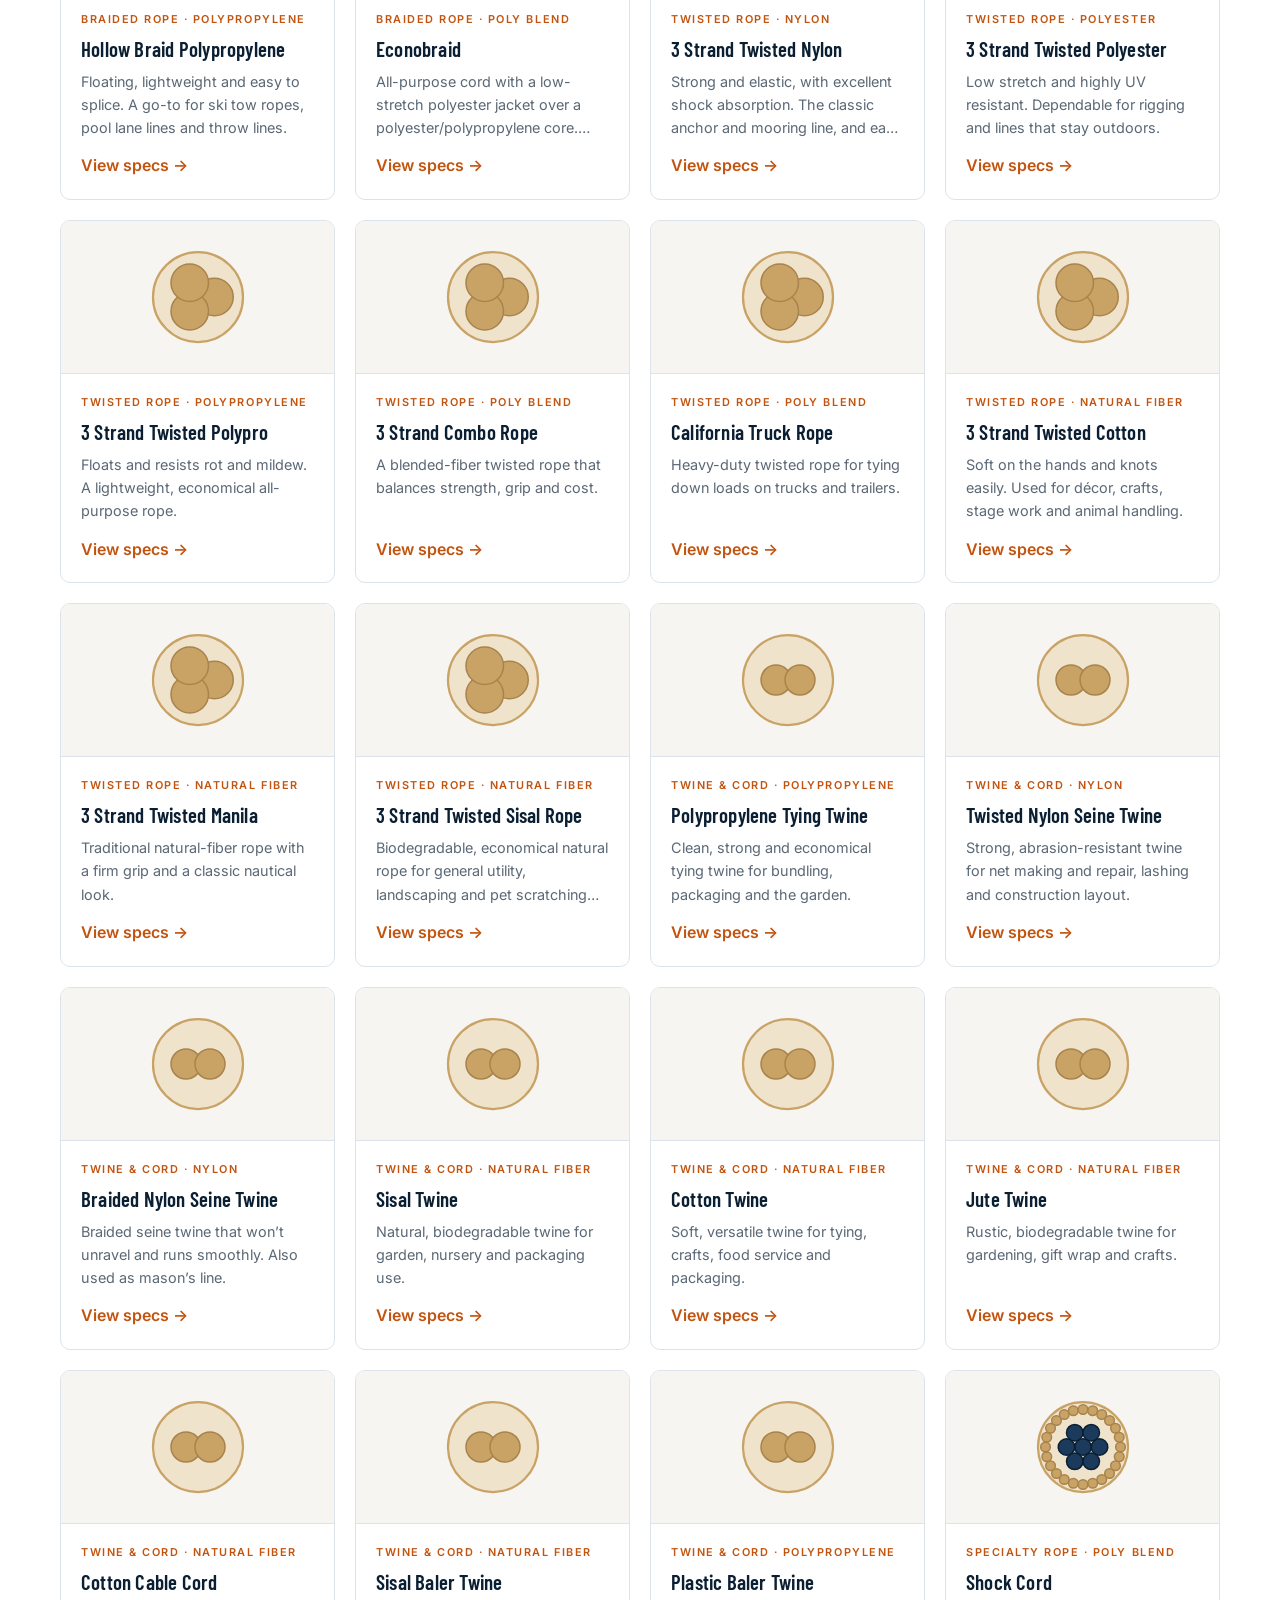
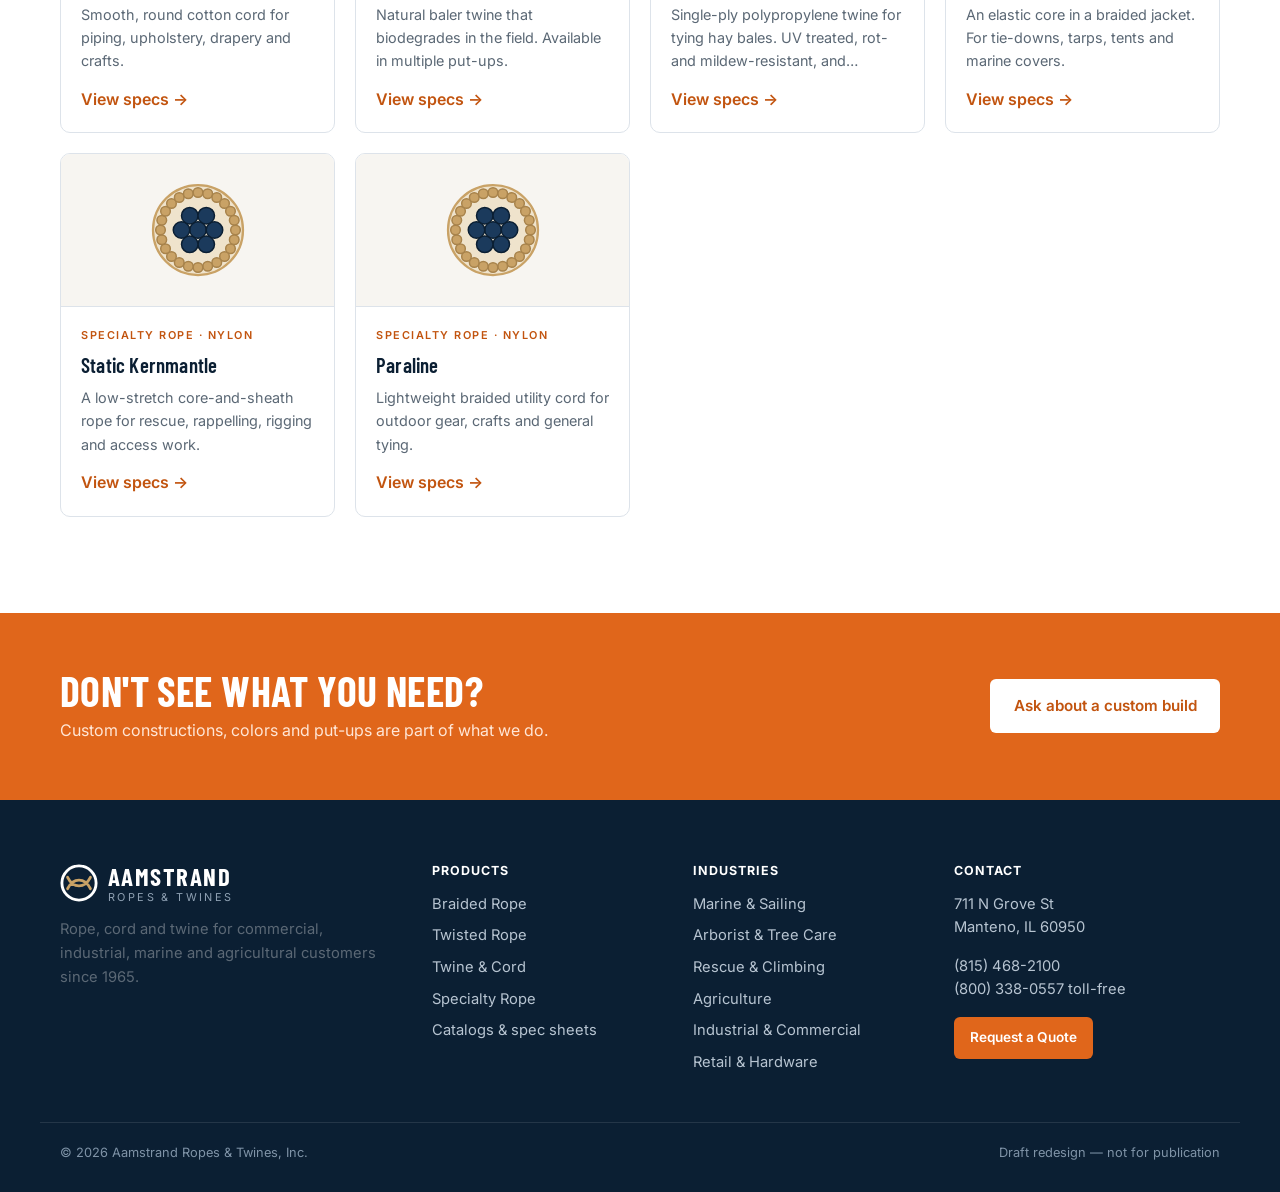
<file: products.html>
<!doctype html>
<html lang="en">
<head>
  <meta charset="utf-8">
  <meta name="viewport" content="width=device-width, initial-scale=1">
  <title>Products | Aamstrand Ropes &amp; Twines</title>
  <meta name="description" content="Browse Aamstrand braided rope, twisted rope, twine and specialty cordage by construction, material and industry.">
  <link rel="preconnect" href="https://fonts.googleapis.com">
  <link rel="preconnect" href="https://fonts.gstatic.com" crossorigin>
  <link href="https://fonts.googleapis.com/css2?family=Barlow+Condensed:wght@500;600;700&family=Inter:wght@400;500;600;700&display=swap" rel="stylesheet">
  <link rel="stylesheet" href="assets/css/styles.css">
</head>
<body data-page="products">
  <a class="skip" href="#main">Skip to content</a>
  <header id="site-header"></header>

  <main id="main">
    <section class="page-head"><div class="wrap">
      <span class="eyebrow" style="color:var(--hemp)">Product catalog</span>
      <h1>Rope, cord &amp; twine</h1>
      <p class="lead">Filter by construction, fiber or industry. Every line is available in custom lengths, colors and put-ups.</p>
    </div></section>

    <div class="catalog-bar"><div class="wrap">
      <div class="tabs" id="cat-tabs" role="tablist" aria-label="Product category"></div>
      <div class="filters">
        <input type="search" id="search" placeholder="Search products, e.g. halyard, baler, manila" aria-label="Search products">
        <select id="mat-filter" aria-label="Material"></select>
        <select id="use-filter" aria-label="Industry"></select>
        <span id="result-count" aria-live="polite"></span>
      </div>
    </div></div>

    <section class="wrap" style="padding-bottom:96px">
      <p class="muted" id="cat-blurb"></p>
      <div class="product-grid" id="catalog-grid"></div>
    </section>

    <section class="cta-band"><div class="wrap">
      <div><h2>Don't see what you need?</h2><p>Custom constructions, colors and put-ups are part of what we do.</p></div>
      <a class="btn btn-white" href="contact.html?product=custom#quote">Ask about a custom build</a>
    </div></section>
  </main>

  <footer id="site-footer"></footer>
  <script src="assets/js/products.js"></script>
  <script src="assets/js/main.js"></script>
</body>
</html>
</file>
<file: assets/css/styles.css>
/* Aamstrand redesign draft
   Palette: deep navy (trust, marine), hemp/manila tan (the product itself),
   signal orange for calls to action (safety / industrial). */

:root {
  --navy-900: #0b1f33;
  --navy-800: #102a44;
  --navy-700: #1b3a5c;
  --navy-100: #e6edf4;
  --hemp: #c9a266;
  --hemp-light: #efe3cc;
  --accent: #e0661b;
  --accent-dark: #c2540f;
  --ink: #16202b;
  --muted: #5b6875;
  --line: #dde3ea;
  --paper: #f7f5f1;
  --white: #ffffff;
  --radius: 10px;
  --shadow: 0 1px 2px rgba(11, 31, 51, .06), 0 8px 24px rgba(11, 31, 51, .08);
  --font-head: 'Barlow Condensed', 'Arial Narrow', sans-serif;
  --font-body: 'Inter', system-ui, -apple-system, 'Segoe UI', sans-serif;
  --wrap: 1200px;
  --header-h: 105px; /* updated from the real header height by main.js */
}

*, *::before, *::after { box-sizing: border-box; }
html { scroll-behavior: smooth; }
/* Keep section links from landing underneath the sticky header */
main [id] { scroll-margin-top: calc(var(--header-h) + 8px); }
body { margin: 0; font-family: var(--font-body); color: var(--ink); background: var(--white); line-height: 1.6; font-size: 16px; -webkit-font-smoothing: antialiased; }
img, svg { max-width: 100%; display: block; }
a { color: var(--navy-700); }
h1, h2, h3, h4 { font-family: var(--font-head); line-height: 1.05; margin: 0 0 .5em; color: var(--navy-900); letter-spacing: .01em; }
h1 { font-size: clamp(2.5rem, 6vw, 4.5rem); font-weight: 700; text-transform: uppercase; }
h2 { font-size: clamp(2rem, 4vw, 3rem); font-weight: 700; text-transform: uppercase; }
h3 { font-size: 1.45rem; font-weight: 600; }
h4 { font-size: 1.1rem; text-transform: uppercase; letter-spacing: .08em; }
p { margin: 0 0 1em; }
.wrap { max-width: var(--wrap); margin: 0 auto; padding: 0 20px; }
.muted { color: var(--muted); }
.small { font-size: .875rem; }
.lead { font-size: 1.2rem; color: var(--muted); max-width: 60ch; }
.eyebrow { display: inline-block; font-size: .75rem; font-weight: 600; letter-spacing: .14em; text-transform: uppercase; color: var(--accent-dark); margin-bottom: .6rem; }
.skip { position: absolute; left: -999px; }
.skip:focus { left: 12px; top: 12px; z-index: 100; background: var(--white); padding: 8px 12px; }
:focus-visible { outline: 3px solid var(--accent); outline-offset: 2px; }

/* Buttons */
.btn { display: inline-flex; align-items: center; gap: .5em; padding: .85em 1.4em; border-radius: 6px; font-weight: 600; font-size: .95rem; text-decoration: none; border: 2px solid transparent; cursor: pointer; transition: background .15s, color .15s, border-color .15s; font-family: inherit; }
.btn-accent { background: var(--accent); color: var(--white); }
.btn-accent:hover { background: var(--accent-dark); }
.btn-ghost { border-color: currentColor; color: var(--navy-800); background: transparent; }
.btn-ghost:hover { background: var(--navy-800); color: var(--white); border-color: var(--navy-800); }
.btn-light { border-color: rgba(255,255,255,.5); color: var(--white); }
.btn-light:hover { background: var(--white); color: var(--navy-900); }
.btn-sm { padding: .6em 1em; font-size: .85rem; }
.btn-row { display: flex; flex-wrap: wrap; gap: 12px; margin-top: 1.5rem; }
.link-arrow { font-weight: 600; color: var(--accent-dark); text-decoration: none; }
.link-arrow::after { content: ' →'; transition: margin .15s; }
a:hover .link-arrow::after, .link-arrow:hover::after { margin-left: 4px; }
.text-btn { background: none; border: 0; color: var(--accent-dark); font: inherit; font-weight: 600; cursor: pointer; padding: 0; text-decoration: underline; }

/* Header */
#site-header { position: sticky; top: 0; z-index: 50; background: var(--white); border-bottom: 1px solid var(--line); }
.topbar { background: var(--navy-900); color: var(--hemp-light); font-size: .8rem; }
.topbar .wrap { display: flex; justify-content: space-between; gap: 12px; padding-top: 6px; padding-bottom: 6px; }
.topbar a { color: inherit; text-decoration: none; margin-left: 18px; }
.topbar a:hover { color: var(--white); }
.nav-row { display: flex; align-items: center; justify-content: space-between; min-height: 72px; gap: 20px; }
.logo { display: flex; align-items: center; gap: 10px; text-decoration: none; color: var(--navy-900); }
.logo svg { width: 38px; height: 38px; }
.logo span { display: flex; flex-direction: column; line-height: 1; }
.logo strong { font-family: var(--font-head); font-size: 1.55rem; letter-spacing: .06em; }
.logo small { font-size: .68rem; letter-spacing: .22em; text-transform: uppercase; color: var(--muted); margin-top: 3px; }
.primary-nav { display: flex; align-items: center; gap: 26px; }
.primary-nav a:not(.btn) { color: var(--ink); text-decoration: none; font-weight: 500; font-size: .95rem; padding: 6px 0; border-bottom: 2px solid transparent; }
.primary-nav a:not(.btn):hover, .primary-nav a[aria-current] { border-bottom-color: var(--accent); }
.nav-toggle { display: none; background: none; border: 0; padding: 8px; cursor: pointer; }
.nav-toggle span { display: block; width: 24px; height: 2px; background: var(--navy-900); margin: 5px 0; transition: transform .2s, opacity .2s; }

@media (max-width: 960px) {
  .nav-toggle { display: block; }
  .primary-nav { display: none; position: absolute; left: 0; right: 0; top: 100%; flex-direction: column; align-items: stretch; gap: 0; background: var(--white); border-bottom: 1px solid var(--line); padding: 8px 20px 20px; box-shadow: var(--shadow); }
  .primary-nav a:not(.btn) { padding: 12px 0; border-bottom: 1px solid var(--line); }
  .primary-nav .btn { margin-top: 14px; justify-content: center; }
  .nav-open .primary-nav { display: flex; }
  .nav-open .nav-toggle span:nth-child(1) { transform: translateY(7px) rotate(45deg); }
  .nav-open .nav-toggle span:nth-child(2) { opacity: 0; }
  .nav-open .nav-toggle span:nth-child(3) { transform: translateY(-7px) rotate(-45deg); }
  .hide-sm { display: none; }
}
@media (max-width: 560px) {
  .topbar .wrap > span:first-child { display: none; }
  .topbar .wrap { justify-content: center; }
  .topbar a { margin: 0; }
}

/* Hero */
.hero { position: relative; background: var(--navy-900); color: var(--white); overflow: hidden; }
.hero::before { content: ''; position: absolute; inset: 0; opacity: .07; background-image: url("data:image/svg+xml,%3Csvg xmlns='http://www.w3.org/2000/svg' width='40' height='40'%3E%3Cpath d='M0 20 20 0 40 20 20 40Z' fill='none' stroke='%23fff' stroke-width='2'/%3E%3C/svg%3E"); }
.hero .wrap { position: relative; display: grid; grid-template-columns: 1.15fr 1fr; gap: 48px; align-items: center; padding-top: 88px; padding-bottom: 96px; }
.hero h1 { color: var(--white); }
.hero h1 em { font-style: normal; color: var(--hemp); }
.hero .lead { color: #c3cfdb; }
.hero-coil { width: 100%; max-width: 460px; justify-self: center; filter: drop-shadow(0 30px 40px rgba(0,0,0,.35)); }
.hero-stats { display: flex; flex-wrap: wrap; gap: 32px; margin-top: 2.5rem; padding-top: 1.5rem; border-top: 1px solid rgba(255,255,255,.12); }
.hero-stats div { display: flex; flex-direction: column; }
.hero-stats strong { font-family: var(--font-head); font-size: 2.2rem; color: var(--hemp); line-height: 1; }
.hero-stats span { font-size: .8rem; color: #9fb0c1; text-transform: uppercase; letter-spacing: .1em; margin-top: 4px; }
@media (max-width: 860px) {
  .hero .wrap { grid-template-columns: 1fr; padding-top: 56px; padding-bottom: 64px; }
  .hero-coil { max-width: 280px; order: -1; }
}

/* Sections */
.section { padding: 96px 0; }
.section-sm { padding: 48px 0; }
.section-alt { background: var(--paper); }
.section-dark { background: var(--navy-800); color: var(--white); }
.section-dark h2, .section-dark h3 { color: var(--white); }
.section-dark .muted { color: #a9b8c7; }
.section-head { max-width: 720px; margin-bottom: 40px; }
.section-head.center { margin-left: auto; margin-right: auto; text-align: center; }
.split { display: grid; grid-template-columns: 1fr 1fr; gap: 64px; align-items: center; }
@media (max-width: 860px) { .split { grid-template-columns: 1fr; gap: 32px; } .section { padding: 64px 0; } }

/* Trust strip */
.trust { background: var(--hemp-light); border-bottom: 1px solid #e2d3b6; }
.trust ul { list-style: none; margin: 0; padding: 18px 0; display: flex; flex-wrap: wrap; justify-content: space-between; gap: 12px 28px; }
.trust li { font-weight: 600; font-size: .9rem; color: var(--navy-800); display: flex; align-items: center; gap: 8px; }
.trust li::before { content: ''; width: 8px; height: 8px; background: var(--accent); transform: rotate(45deg); }

/* Rope cross-section icon */
.rope-icon .o { fill: var(--hemp-light); stroke: var(--hemp); stroke-width: 1.5; }
.rope-icon .f { fill: var(--hemp); stroke: #a8834b; stroke-width: 1; }
.rope-icon .f2 { fill: var(--navy-700); stroke: var(--navy-900); stroke-width: 1; }
.rope-icon .c { fill: none; stroke: #a8834b; stroke-width: 1; stroke-dasharray: 2 3; }

/* Category tiles */
.cat-grid { display: grid; grid-template-columns: repeat(4, 1fr); gap: 20px; }
.cat-tile { display: flex; flex-direction: column; background: var(--white); border: 1px solid var(--line); border-radius: var(--radius); padding: 28px; text-decoration: none; color: inherit; transition: transform .2s, box-shadow .2s, border-color .2s; }
.cat-tile:hover { transform: translateY(-4px); box-shadow: var(--shadow); border-color: var(--hemp); }
.cat-tile .rope-icon { width: 72px; height: 72px; margin-bottom: 20px; }
.cat-tile p { color: var(--muted); font-size: .92rem; flex: 1; }
@media (max-width: 1000px) { .cat-grid { grid-template-columns: repeat(2, 1fr); } }
@media (max-width: 560px) { .cat-grid { grid-template-columns: 1fr; } }

/* Industries */
.industry-grid { display: grid; grid-template-columns: repeat(3, 1fr); gap: 16px; }
.industry { position: relative; display: flex; flex-direction: column; justify-content: flex-end; min-height: 220px; padding: 24px; border-radius: var(--radius); text-decoration: none; color: var(--white); overflow: hidden; background: var(--navy-700); isolation: isolate; }
.industry::before { content: ''; position: absolute; inset: 0; z-index: -1; background: var(--bg, linear-gradient(135deg, #1b3a5c, #0b1f33)); transition: transform .4s; }
.industry::after { content: ''; position: absolute; inset: 0; z-index: -1; background: linear-gradient(to top, rgba(11,31,51,.9), rgba(11,31,51,.1) 70%); }
.industry:hover::before { transform: scale(1.05); }
.industry h3 { color: var(--white); margin-bottom: .25rem; }
.industry p { margin: 0; font-size: .9rem; color: #d3dde7; }
.industry .ph { position: absolute; top: 14px; right: 14px; font-size: .68rem; letter-spacing: .1em; text-transform: uppercase; color: rgba(255,255,255,.45); }
@media (max-width: 860px) { .industry-grid { grid-template-columns: repeat(2, 1fr); } }
@media (max-width: 560px) { .industry-grid { grid-template-columns: 1fr; } .industry { min-height: 160px; } }

/* Finder */
.finder { background: var(--white); color: var(--ink); border-radius: 14px; padding: 32px; box-shadow: 0 20px 60px rgba(0,0,0,.25); }
.finder h3 { margin-bottom: 1rem; }
.finder .q { display: block; font-weight: 600; font-size: .85rem; text-transform: uppercase; letter-spacing: .08em; color: var(--muted); margin: 0 0 8px; }
.finder select { width: 100%; margin-bottom: 20px; }
.chips { display: flex; flex-wrap: wrap; gap: 8px; margin-bottom: 24px; border: 0; padding: 0; }
.chips input { position: absolute; opacity: 0; pointer-events: none; }
.chips label { padding: 8px 14px; border: 1.5px solid var(--line); border-radius: 999px; font-size: .88rem; cursor: pointer; transition: all .15s; }
.chips input:checked + label { background: var(--navy-800); border-color: var(--navy-800); color: var(--white); }
.chips input:focus-visible + label { outline: 3px solid var(--accent); outline-offset: 2px; }
.finder-results { display: grid; gap: 8px; border-top: 1px solid var(--line); padding-top: 20px; }
.finder-hit { display: flex; align-items: center; gap: 14px; padding: 10px; border-radius: 8px; text-decoration: none; color: inherit; }
.finder-hit:hover { background: var(--paper); }
.finder-hit .rope-icon { width: 40px; height: 40px; flex: none; }
.finder-hit span { display: flex; flex-direction: column; }
.finder-hit small { color: var(--muted); }
.finder-more { margin-top: 8px; font-size: .9rem; }

/* Forms */
select, input[type=text], input[type=email], input[type=tel], input[type=search], textarea {
  font: inherit; font-size: .95rem; padding: 12px 14px; border: 1.5px solid var(--line); border-radius: 6px; background: var(--white); color: var(--ink); width: 100%;
}
select:focus, input:focus, textarea:focus { border-color: var(--navy-700); outline: none; box-shadow: 0 0 0 3px var(--navy-100); }
.form-grid { display: grid; grid-template-columns: 1fr 1fr; gap: 18px; }
.form-grid .full { grid-column: 1 / -1; }
.field label { display: block; font-weight: 600; font-size: .88rem; margin-bottom: 6px; }
.field .req { color: var(--accent-dark); }
@media (max-width: 640px) { .form-grid { grid-template-columns: 1fr; } }

/* Custom / capabilities */
.cap-list { list-style: none; padding: 0; margin: 0; display: grid; grid-template-columns: 1fr 1fr; gap: 20px 28px; }
.cap-list li { padding-left: 18px; border-left: 3px solid var(--hemp); }
.cap-list strong { display: block; font-family: var(--font-head); font-size: 1.25rem; color: var(--navy-900); }
.cap-list span { color: var(--muted); font-size: .92rem; }
@media (max-width: 560px) { .cap-list { grid-template-columns: 1fr; } }
.photo-block { aspect-ratio: 4 / 3; border-radius: 14px; background: linear-gradient(135deg, var(--hemp-light), #d9c39c); display: grid; place-items: center; position: relative; overflow: hidden; }
.photo-block svg { width: 70%; }
.photo-note { position: absolute; bottom: 12px; left: 12px; font-size: .7rem; letter-spacing: .1em; text-transform: uppercase; color: rgba(11,31,51,.55); background: rgba(255,255,255,.6); padding: 4px 8px; border-radius: 4px; }

/* Timeline */
.timeline { display: grid; grid-template-columns: repeat(4, 1fr); gap: 24px; position: relative; margin-top: 16px; }
.timeline::before { content: ''; position: absolute; top: 9px; left: 0; right: 0; height: 2px; background: rgba(255,255,255,.15); }
.timeline div { position: relative; padding-top: 36px; }
.timeline div::before { content: ''; position: absolute; top: 2px; left: 0; width: 16px; height: 16px; background: var(--hemp); transform: rotate(45deg); }
.timeline strong { font-family: var(--font-head); font-size: 2rem; color: var(--hemp); display: block; line-height: 1; margin-bottom: 8px; }
.timeline p { color: #c3cfdb; font-size: .92rem; }
@media (max-width: 860px) { .timeline { grid-template-columns: 1fr 1fr; } .timeline::before { display: none; } }
@media (max-width: 480px) { .timeline { grid-template-columns: 1fr; } }

/* CTA band */
.cta-band { background: var(--accent); color: var(--white); padding: 56px 0; }
.cta-band .wrap { display: flex; flex-wrap: wrap; align-items: center; justify-content: space-between; gap: 24px; }
.cta-band h2 { color: var(--white); margin: 0; font-size: clamp(1.8rem, 3.5vw, 2.6rem); }
.cta-band p { margin: 6px 0 0; color: #ffe6d6; }
.cta-band .btn-light:hover { color: var(--accent-dark); }
.btn-white { background: var(--white); color: var(--accent-dark); }
.btn-white:hover { background: var(--navy-900); color: var(--white); }

/* Page header */
.page-head { background: var(--navy-900); color: var(--white); padding: 64px 0 56px; position: relative; overflow: hidden; }
.page-head::before { content: ''; position: absolute; inset: 0; opacity: .06; background-image: url("data:image/svg+xml,%3Csvg xmlns='http://www.w3.org/2000/svg' width='40' height='40'%3E%3Cpath d='M0 20 20 0 40 20 20 40Z' fill='none' stroke='%23fff' stroke-width='2'/%3E%3C/svg%3E"); }
.page-head .wrap { position: relative; }
.page-head h1 { color: var(--white); font-size: clamp(2.2rem, 5vw, 3.6rem); }
.page-head .lead { color: #c3cfdb; }

/* Catalog */
.catalog-bar { position: sticky; top: var(--header-h); z-index: 10; background: var(--white); border-bottom: 1px solid var(--line); padding: 16px 0; }
.tabs { display: flex; gap: 6px; overflow-x: auto; scrollbar-width: none; margin-bottom: 14px; }
.tabs button { flex: none; padding: 10px 16px; border-radius: 999px; border: 1.5px solid var(--line); background: var(--white); font: inherit; font-weight: 600; font-size: .9rem; cursor: pointer; color: var(--ink); }
.tabs button[aria-selected=true] { background: var(--navy-800); color: var(--white); border-color: var(--navy-800); }
.filters { display: grid; grid-template-columns: 2fr 1fr 1fr auto; gap: 12px; align-items: center; }
.filters #result-count { font-size: .88rem; color: var(--muted); white-space: nowrap; }
@media (max-width: 760px) { .filters { grid-template-columns: 1fr 1fr; } .filters input { grid-column: 1 / -1; } .catalog-bar { position: static; } }
#cat-blurb { margin: 28px 0 24px; }
.product-grid { display: grid; grid-template-columns: repeat(auto-fill, minmax(260px, 1fr)); gap: 20px; }
.product-card { display: flex; flex-direction: column; border: 1px solid var(--line); border-radius: var(--radius); overflow: hidden; text-decoration: none; color: inherit; background: var(--white); transition: box-shadow .2s, transform .2s, border-color .2s; }
.product-card:hover { box-shadow: var(--shadow); transform: translateY(-3px); border-color: var(--hemp); }
.product-card__img { background: var(--paper); display: grid; place-items: center; padding: 28px; border-bottom: 1px solid var(--line); }
.product-card__img .rope-icon { width: 96px; height: 96px; }
.product-card__body { padding: 20px; display: flex; flex-direction: column; flex: 1; }
.product-card__body .eyebrow { font-size: .68rem; }
.product-card__body h3 { font-size: 1.3rem; }
.product-card__body p { font-size: .9rem; color: var(--muted); display: -webkit-box; -webkit-line-clamp: 3; -webkit-box-orient: vertical; overflow: hidden; }
.product-card__body .link-arrow { margin-top: auto; }
@media (max-width: 560px) {
  .product-grid { gap: 12px; }
  .product-card { flex-direction: row; }
  .product-card__img { padding: 16px; border-bottom: 0; border-right: 1px solid var(--line); }
  .product-card__img .rope-icon { width: 56px; height: 56px; }
  .product-card__body { padding: 14px 16px; }
  .product-card__body h3 { font-size: 1.15rem; margin-bottom: .3em; }
  .product-card__body p { -webkit-line-clamp: 2; font-size: .85rem; margin-bottom: .5em; }
}
.empty { grid-column: 1 / -1; padding: 48px; text-align: center; background: var(--paper); border-radius: var(--radius); }

/* Product detail */
.crumbs { display: flex; flex-wrap: wrap; gap: 8px; font-size: .85rem; padding-top: 24px; color: var(--muted); }
.crumbs a { color: var(--muted); text-decoration: none; }
.crumbs a:hover { color: var(--navy-700); text-decoration: underline; }
.product-hero { display: grid; grid-template-columns: 1fr 1.1fr; gap: 56px; padding-top: 28px; padding-bottom: 48px; align-items: start; }
.product-hero__media { position: relative; aspect-ratio: 1; background: var(--paper); border-radius: 14px; display: grid; place-items: center; border: 1px solid var(--line); }
.product-hero__media .rope-icon { width: 55%; }
.product-hero h1 { font-size: clamp(2.2rem, 4.5vw, 3.4rem); }
.tags { display: flex; flex-wrap: wrap; gap: 8px; margin: 1.2rem 0 1.6rem; }
.tag { font-size: .8rem; padding: 5px 12px; background: var(--navy-100); border-radius: 999px; color: var(--navy-800); text-decoration: none; font-weight: 500; }
.tag:hover { background: var(--navy-800); color: var(--white); }
.meters { display: grid; gap: 14px; margin-bottom: 1rem; max-width: 460px; }
.meter { display: grid; grid-template-columns: 1fr auto; align-items: center; gap: 16px; }
.meter__label span { font-weight: 600; display: block; font-size: .92rem; }
.meter__label small { color: var(--muted); font-size: .76rem; }
.meter__bar { display: flex; gap: 4px; }
.meter__bar i { width: 28px; height: 8px; border-radius: 2px; background: var(--line); }
.meter__bar i.on { background: var(--hemp); }
@media (max-width: 860px) { .product-hero { grid-template-columns: 1fr; gap: 28px; } .product-hero__media { max-width: 360px; } }
.table-scroll { margin-bottom: 12px; overflow-x: auto; border: 1px solid var(--line); border-radius: var(--radius); }
.spec-table { width: 100%; border-collapse: collapse; font-size: .92rem; min-width: 560px; }
.spec-table th, .spec-table td { padding: 12px 16px; text-align: left; border-bottom: 1px solid var(--line); }
.spec-table th { background: var(--navy-900); color: var(--white); font-weight: 600; font-size: .8rem; text-transform: uppercase; letter-spacing: .06em; }
.spec-table tbody tr:nth-child(even) { background: var(--paper); }
.spec-table tbody tr:last-child td { border-bottom: 0; }
.spec-table .tbd { color: var(--muted); font-style: italic; }
.putups { list-style: none; padding: 0; margin: 0; display: flex; flex-wrap: wrap; gap: 10px; }
.putups li { padding: 10px 16px; border: 1.5px solid var(--line); border-radius: 6px; font-weight: 500; font-size: .9rem; }

/* About */
.values { display: grid; grid-template-columns: repeat(3, 1fr); gap: 24px; }
.value { padding: 28px; border: 1px solid var(--line); border-radius: var(--radius); background: var(--white); }
.value .num { font-family: var(--font-head); font-size: 2.6rem; color: var(--hemp); line-height: 1; display: block; margin-bottom: 12px; }
@media (max-width: 860px) { .values { grid-template-columns: 1fr; } }

/* Under construction */
.construction { max-width: 560px; text-align: center; }
.construction .rope-icon { width: 88px; height: 88px; margin: 0 auto 24px; }
.construction .btn-row { justify-content: center; }

/* Contact */
.contact-grid { display: grid; grid-template-columns: 1.4fr 1fr; gap: 48px; align-items: start; }
.contact-card { background: var(--paper); border-radius: 14px; padding: 32px; }
.contact-card h3 { margin-top: 1.4rem; }
.contact-card h3:first-child { margin-top: 0; }
.contact-card address { font-style: normal; }
.map-ph { margin-top: 20px; aspect-ratio: 16 / 10; border-radius: 10px; background: repeating-linear-gradient(45deg, var(--navy-100) 0 12px, #dde6ef 12px 24px); display: grid; place-items: center; color: var(--navy-700); font-weight: 600; font-size: .85rem; }
.notice { background: #eaf6ee; border: 1px solid #bfe3ca; color: #1f5e34; padding: 14px 18px; border-radius: 8px; margin-top: 16px; }
@media (max-width: 860px) { .contact-grid { grid-template-columns: 1fr; } }

/* Catalog downloads */
.dl-grid { display: grid; grid-template-columns: repeat(auto-fill, minmax(260px, 1fr)); gap: 20px; }
.dl { display: flex; gap: 18px; padding: 24px; border: 1px solid var(--line); border-radius: var(--radius); text-decoration: none; color: inherit; align-items: flex-start; }
.dl:hover { border-color: var(--hemp); box-shadow: var(--shadow); }
.dl .pdf { flex: none; width: 48px; height: 60px; border-radius: 4px; background: var(--navy-800); color: var(--white); display: grid; place-items: end center; padding-bottom: 8px; font-size: .7rem; font-weight: 700; letter-spacing: .08em; }
.dl h3 { font-size: 1.2rem; margin-bottom: .2rem; }
.dl p { font-size: .88rem; color: var(--muted); margin: 0; }

/* Footer */
#site-footer { background: var(--navy-900); color: #b7c4d1; font-size: .92rem; }
#site-footer .logo { color: var(--white); margin-bottom: 16px; }
#site-footer .logo small { color: #8fa1b3; }
.footer-grid { display: grid; grid-template-columns: 1.5fr 1fr 1fr 1.2fr; gap: 40px; padding-top: 64px; padding-bottom: 48px; }
.footer-grid h4 { color: var(--white); font-family: var(--font-body); font-size: .78rem; margin-bottom: 1rem; }
.footer-grid ul { list-style: none; padding: 0; margin: 0; display: grid; gap: 8px; }
.footer-grid a:not(.btn):not(.logo) { color: #b7c4d1; text-decoration: none; }
.footer-grid a:not(.btn):not(.logo):hover { color: var(--white); }
.footer-grid address { font-style: normal; margin-bottom: 1em; }
.footer-bottom { display: flex; flex-wrap: wrap; justify-content: space-between; gap: 12px; border-top: 1px solid rgba(255,255,255,.1); padding-top: 20px; padding-bottom: 28px; font-size: .8rem; color: #7f93a7; }
@media (max-width: 860px) { .footer-grid { grid-template-columns: 1fr 1fr; } }
@media (max-width: 520px) { .footer-grid { grid-template-columns: 1fr; } }

@media (prefers-reduced-motion: reduce) { *, *::before, *::after { transition: none !important; scroll-behavior: auto !important; } }
</file>
